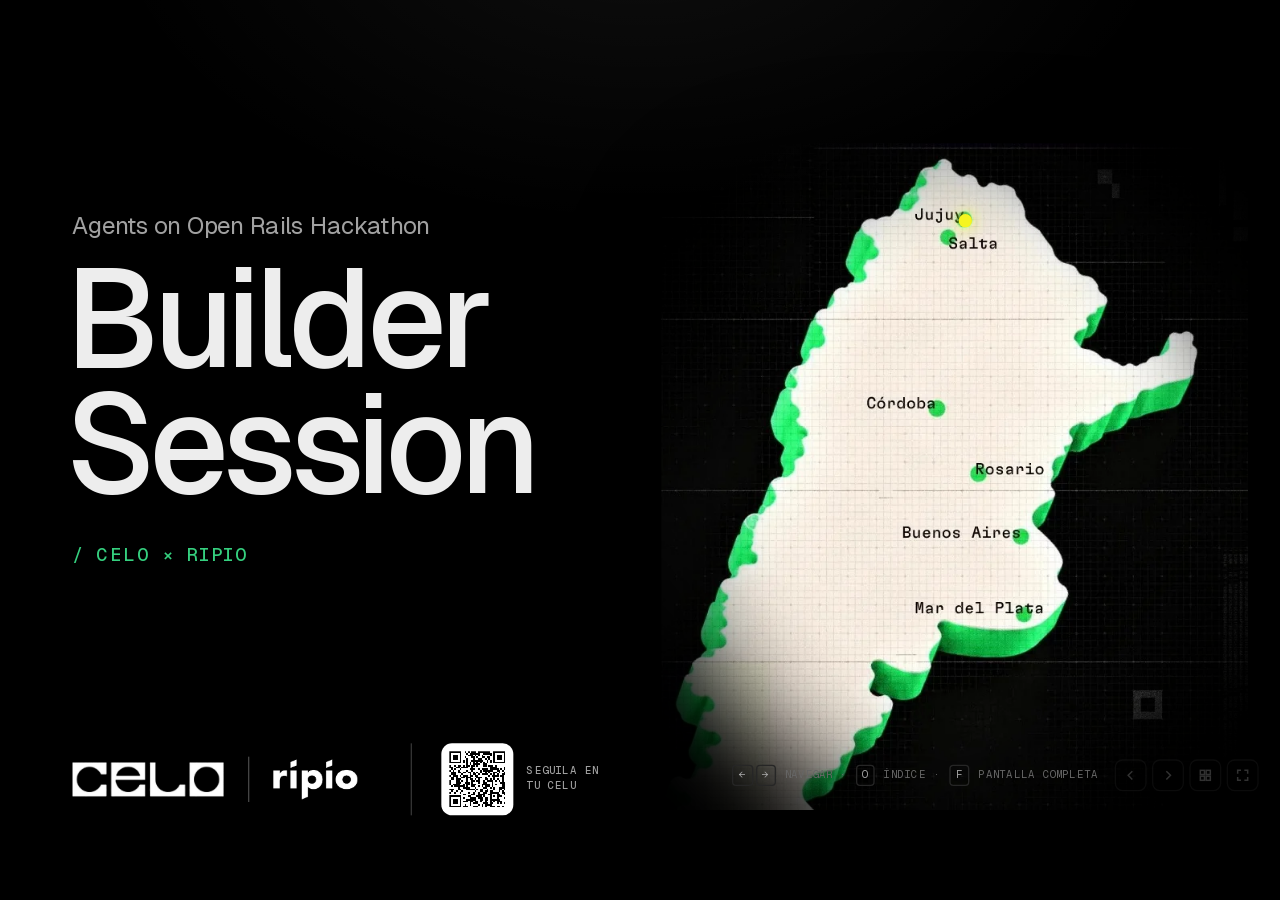
<file: index.html>
<!doctype html>
<html lang="es">
<head>
<meta charset="utf-8">
<meta name="viewport" content="width=device-width, initial-scale=1, viewport-fit=cover">
<title>Builder Session Jujuy · Agents on Open Rails</title>
<meta name="description" content="Builder Session Jujuy · Agents on Open Rails Hackathon (Celo × Ripio) · sábado 17/10, 18:00">
<meta name="theme-color" content="#000000">
<link rel="icon" href="data:image/svg+xml,<svg xmlns='http://www.w3.org/2000/svg' viewBox='0 0 16 16'><rect width='16' height='16' fill='%23000'/><rect x='4' y='4' width='8' height='8' fill='%2335d07f'/></svg>">
<link rel="preload" href="fonts/Geist-Variable.woff2" as="font" type="font/woff2" crossorigin>
<link rel="preload" href="fonts/GeistMono-Variable.woff2" as="font" type="font/woff2" crossorigin>
<link rel="stylesheet" href="deck.css?v=14">
</head>
<body>
<div class="viewport" id="viewport">
<main class="stage" id="stage" data-cover="true">

  <header class="chrome">
    <div class="brand"><i></i>Agents on Open Rails · Builder Session Jujuy</div>
    <nav class="progress" id="progress" aria-label="Secciones"></nav>
    <div class="counter" id="counter"><b>01</b> / 21</div>
  </header>

  <!-- 01 · Portada -->
  <section class="slide s-cover" data-section="0" data-title="Builder Session">
    <div class="cover-left">
      <p class="eyebrow serif" data-in>Agents on Open Rails Hackathon</p>
      <h1 class="big" data-in><span>Builder</span><span>Session</span></h1>
      <p class="duo" data-in>/ CELO × RIPIO</p>
      <dl class="frag meta" data-in>
        <div><dt>FECHA:</dt><dd>sábado 17/10 · 18:00</dd></div>
        <div><dt>SEDE:</dt><dd>Jujuy, Argentina</dd></div>
        <div><dt>HOST:</dt><dd>Franco Durán · jujuy.dev</dd></div>
      </dl>
      <div class="logos" data-in>
        <img src="assets/logo-celo.png" alt="Celo" class="l-celo">
        <span class="sep"></span>
        <img src="assets/logo-ripio.png" alt="Ripio" class="l-ripio">
        <a class="qr-mini" data-qr="deck" href="#" target="_blank" rel="noopener"><span class="qr"></span><span class="lbl">Seguila en<br>tu celu</span></a>
      </div>
    </div>
    <div class="map cover-map" aria-hidden="true">
      <img src="assets/mapa.webp" alt="">
      <i class="pin me" style="left:51.8%;top:11.5%"></i>
      <i class="pin" style="left:48.6%;top:13.9%;--d:.4s"></i>
      <i class="pin" style="left:47.2%;top:39.8%;--d:.8s"></i>
      <i class="pin" style="left:53.9%;top:49.7%;--d:1.2s"></i>
      <i class="pin" style="left:61.5%;top:59.2%;--d:1.6s"></i>
      <i class="pin" style="left:61.6%;top:70.6%;--d:2s"></i>
    </div>
  </section>

  <!-- 02 · Quién soy -->
  <section class="slide s-me" data-section="0" data-title="Quién soy">
    <div class="me-grid">
      <div class="me-photo" data-in><img src="assets/franco.jpg" alt="Franco Durán"></div>
      <div class="me-body">
        <p class="kicker" data-in><b>/ HOLA</b><span>·</span>Quién soy</p>
        <h1 data-in>Franco Durán</h1>
        <p class="lede-me" data-in>Desarrollador jujeño. Automatizo procesos con IA y construyo comunidad.</p>
        <div class="steps me-list">
          <div class="frag step static"><span class="step-logo"><i class="ico-bank"></i></span><span><b>Automatización de procesos con IA</b> en bancos comerciales.</span></div>
          <div class="frag step static"><span class="step-logo"><i class="ico-ai"></i></span><span><b>Consultor de IA</b> en varias empresas.</span></div>
          <a class="frag step static" href="https://jujuy.dev.ar/" target="_blank" rel="noopener"><img class="step-logo" src="assets/mark-jujuydev.png" alt="jujuy.dev"><span><b>Fundador de jujuy.dev</b>, la comunidad de devs de Jujuy. <u>jujuy.dev.ar</u></span></a>
          <a class="frag step static" href="https://colejuy.vercel.app/" target="_blank" rel="noopener"><img class="step-logo" src="assets/logo-colejuy.png" alt="Cole Juy"><span><b>Creador de Cole Juy</b>, tracker de colectivos en vivo de San Salvador de Jujuy. <u>colejuy.vercel.app</u></span></a>
          <div class="frag step static"><span class="step-logo logos-mini"><img src="assets/logo-celo.png" alt="Celo"><img src="assets/logo-ripio.png" alt="Ripio"></span><span><b>Host de esta Builder Session</b>, la sede Jujuy de Agents on Open Rails.</span></div>
        </div>
      </div>
      <div class="me-side">
        <a class="frag card qr-big" data-qr="comunidad" target="_blank" rel="noopener" data-in>
          <img class="qr-logo" src="assets/logo-jujuydev.png" alt="jujuy.dev">
          <span class="qr"></span>
          <p class="lbl">Escaneá y sumate</p>
          <h3>Comunidad jujuy.dev</h3>
          <p>Grupo de WhatsApp de los devs de Jujuy.</p>
        </a>
      </div>
      <div class="frag socials" data-in>
        <a class="social" data-qr="instagram" target="_blank" rel="noopener"><span class="qr"></span><span class="lbl">Instagram<br>@fdurandev</span></a>
        <a class="social" data-qr="x" target="_blank" rel="noopener"><span class="qr"></span><span class="lbl">X<br>@fdurandev</span></a>
        <a class="social" data-qr="github" target="_blank" rel="noopener"><span class="qr"></span><span class="lbl">GitHub<br>FrancoDuran23</span></a>
        <a class="social" data-qr="colejuy" target="_blank" rel="noopener"><span class="qr"></span><span class="lbl">Cole Juy<br>colejuy.vercel.app</span></a>
      </div>
    </div>
  </section>

  <!-- 03 · La web -->
  <section class="slide s-web" data-section="1" data-title="Web1, Web2, Web3 y Web4">
    <p class="kicker" data-in><b>/ 01 INTRO</b><span>·</span>La web</p>
    <h1 data-in>Web1, Web2, Web3 y Web4</h1>
    <div class="row webs" data-pick>
      <article class="frag card web tap" data-in><i class="bar" style="--w:25"></i><h3>Web1</h3><p class="lbl">Leer</p><p>Páginas estáticas: solo las mirás. Años 90.</p></article>
      <article class="frag card web tap" data-in><i class="bar" style="--w:50"></i><h3>Web2</h3><p class="lbl">Leer y escribir</p><p>Redes sociales y apps: las plataformas controlan tus datos y tu plata.</p></article>
      <article class="frag card web tap" data-in><i class="bar" style="--w:75"></i><h3>Web3</h3><p class="lbl">Leer, escribir y poseer</p><p>Blockchain: vos tenés tu cuenta (wallet) y tus activos, sin intermediarios.</p></article>
      <article class="frag card web tap" data-in><i class="bar" style="--w:100"></i><h3>Web4</h3><p class="lbl">La web simbiótica</p><p>Personas y agentes de IA trabajando juntos: los agentes actúan, pagan y cobran solos. De eso trata esta hackathon.</p></article>
    </div>
    <p class="frag foot" data-in><b>Web1-3 son etiquetas simplificadas;</b> Web4 no tiene una definición oficial única.</p>
  </section>

  <!-- 03 · Tecnologías -->
  <section class="slide s-tech" data-section="1" data-title="Tecnologías de la Web3">
    <p class="kicker" data-in><b>/ 01 INTRO</b><span>·</span>Tecnologías</p>
    <h1 data-in>Tecnologías de la Web3</h1>
    <div class="row techs" data-pick>
      <article class="frag card tech tap" data-in><p class="lbl">Entre pares</p><h3><em>01</em>Redes P2P</h3><p>Las computadoras se conectan directo entre sí, sin un servidor central. Ejemplos: BitTorrent, IPFS.</p></article>
      <article class="frag card tech tap" data-in><p class="lbl">Lo que vamos a usar hoy</p><h3><em>02</em>Blockchain</h3><p>Un libro de cuentas público, compartido por muchas computadoras. Permite wallets, tokens y contratos inteligentes.</p></article>
      <article class="frag card tech tap" data-in><p class="lbl">Corren en tu compu</p><h3><em>03</em>Modelos de IA locales</h3><p>Modelos de IA que corrés en tu propia compu o celular, sin depender de la nube. Ejemplo: QVAC, de Tether (código abierto).</p><small>Se mezcla con Web3, pero no es Web3</small></article>
    </div>
    <p class="frag foot" data-in><b>Se pueden combinar:</b> la blockchain guarda el registro, el P2P distribuye los datos y la IA local corre en tu dispositivo.</p>
  </section>

  <!-- 04 · Blockchain -->
  <section class="slide s-chain" data-section="1" data-title="¿Qué es una blockchain?">
    <div class="cols">
      <div>
        <p class="kicker" data-in><b>/ 01 INTRO</b><span>·</span>Blockchain</p>
        <h1 data-in>¿Qué es una blockchain?</h1>
        <p class="lede serif" data-in>Un libro de cuentas público</p>
        <ul class="frag bullets" data-in>
          <li>Nadie lo controla solo.</li>
          <li>Lo que se escribe no se puede borrar ni falsificar.</li>
          <li>Cualquiera lo puede revisar.</li>
        </ul>
        <p class="frag code-box" data-in><b>onchain</b> = anotado en la blockchain.</p>
      </div>
      <div class="frag ledger" id="ledger" data-in data-action="chainIntro">
        <div class="ledger-head"><span class="lbl">Probalo: falsificá un bloque</span><button class="pill" data-reset>Reiniciar</button></div>
        <div class="blocks"></div>
        <p class="ledger-foot">Cada bloque guarda la huella (hash) del anterior. Editá un movimiento y mirá qué pasa.</p>
      </div>
      <i class="frag" data-action="tamper" hidden></i>
    </div>
  </section>

  <!-- 05 · Conceptos -->
  <section class="slide s-concepts" data-section="1" data-title="¿Cómo funciona?">
    <p class="kicker" data-in><b>/ 01 INTRO</b><span>·</span>Conceptos</p>
    <h1 data-in>¿Cómo funciona?</h1>
    <div class="row concepts">
      <article class="frag card concept" data-in>
        <p class="lbl"><b>01</b>Tu cuenta</p>
        <p class="word serif">Wallet</p>
        <p class="sub">Con clave privada</p>
        <p>Tu clave privada es solo tuya: nunca se comparte.</p>
        <div class="widget key" id="pk"><code>•••• •••• •••• •••• ••••</code><button>Mostrar</button></div>
      </article>
      <article class="frag card concept" data-in>
        <p class="lbl"><b>02</b>Plata digital</p>
        <p class="word serif">Stablecoin</p>
        <p class="sub">Un tipo de token</p>
        <p>Ejemplo: wARS es un peso argentino digital.</p>
        <label class="widget peg">ARS <input id="ars" type="number" min="0" value="10000" aria-label="Pesos"> = <output id="wars">10.000</output> wARS</label>
      </article>
      <article class="frag card concept" data-in data-action="gasSweep">
        <p class="lbl"><b>03</b>Cada movimiento</p>
        <p class="word serif">Gas</p>
        <p class="sub">El costo de cada movimiento</p>
        <p>Cada movimiento es una transacción y cuesta una fracción mínima: el gas.</p>
        <div class="widget">
          <input class="range" id="gasn" type="range" min="1" max="1000" value="100" aria-label="Transacciones">
          <div class="gasline"><span><output id="gasn-o">100</output> transacciones</span><span>≈ US$ <output id="gasn-r">0,05</output></span></div>
        </div>
      </article>
    </div>
  </section>

  <!-- 06 · Para qué sirve -->
  <section class="slide s-why" data-section="1" data-title="¿Para qué sirve la Web3?">
    <div class="head-row">
      <div>
        <p class="kicker" data-in><b>/ 01 INTRO</b><span>·</span>Ventajas</p>
        <h1 data-in>¿Para qué sirve la Web3?</h1>
      </div>
      <div class="vs" data-in>
        <button class="pill" data-vs="web2">Con un banco / app</button>
        <button class="pill on" data-vs="web3">Con Web3</button>
      </div>
    </div>
    <div class="row perks">
      <article class="frag card perk" data-in><p class="lbl"><b>01</b>Propiedad</p><h3>Tu plata es tuya</h3><p data-web2>El banco o la app te puede congelar la cuenta o limitar lo que hacés.</p><p data-web3>Con tu wallet, nadie más puede mover tus fondos. Ni siquiera la app que usás.</p></article>
      <article class="frag card perk" data-in><p class="lbl"><b>02</b>Pagos globales</p><h3>Al instante, a cualquier lado</h3><p data-web2>Mandar plata a otro país tarda días y cobra comisiones en cada paso.</p><p data-web3>Mandás a cualquier parte del mundo en segundos, 24/7, por centavos.</p></article>
      <article class="frag card perk" data-in><p class="lbl"><b>03</b>Abierto</p><h3>Sin pedir permiso</h3><p data-web2>Necesitás que un banco te acepte como cliente, y no todos pueden.</p><p data-web3>Solo necesitás internet y una wallet. Funciona igual para todos.</p></article>
      <article class="frag card perk" data-in><p class="lbl"><b>04</b>Transparente</p><h3>Se puede verificar</h3><p data-web2>Confiás en lo que te dice la empresa sobre tu saldo y tus movimientos.</p><p data-web3>Cada movimiento queda registrado en público: cualquiera lo puede revisar.</p></article>
      <article class="frag card perk" data-in><p class="lbl"><b>05</b>Programable</p><h3>Plata con reglas</h3><p data-web2>Cada pago depende de que una persona o un sistema cerrado lo apruebe.</p><p data-web3>Contratos inteligentes: reglas que se ejecutan solas, sin intermediario. Ideal para agentes.</p></article>
      <article class="frag card perk" data-in><p class="lbl"><b>06</b>Combinable</p><h3>Piezas de Lego</h3><p data-web2>Cada app es un jardín cerrado, con sus propias reglas y permisos.</p><p data-web3>Cualquier app puede usar wallets, tokens y contratos de otras. Construís sobre lo que ya existe.</p></article>
    </div>
    <i class="frag" data-action="web3flip" hidden></i>
    <p class="frag foot" data-in><b>Ojo:</b> no todo necesita blockchain. Sirve cuando querés mover plata o guardar registros sin depender de un intermediario.</p>
  </section>

  <!-- 07 · Por qué ahora -->
  <section class="slide s-now" data-section="1" data-title="¿Por qué se habla tanto ahora?">
    <p class="kicker" data-in><b>/ 01 INTRO</b><span>·</span>Contexto</p>
    <h1 data-in>¿Por qué se habla tanto ahora?</h1>
    <div class="cols">
      <div class="reasons" id="reasons" data-in>
        <article class="frag reason" data-action="openReason"><button class="r-head"><em>01</em><span>Las stablecoins se volvieron plata de verdad</span><i class="chev"></i></button><div class="r-body"><p>Dólares y pesos digitales que no suben y bajan como bitcoin. Hoy se usan para pagar, ahorrar y mandar remesas. Solo en Celo se mueven <b>USD 6.200M por mes</b> en stablecoins.</p></div></article>
        <article class="frag reason" data-action="openReason"><button class="r-head"><em>02</em><span>Llegaron las reglas</span><i class="chev"></i></button><div class="r-body"><p>Estados Unidos aprobó en 2025 la <b>ley GENIUS</b> para regular las stablecoins, y Europa ya tiene <b>MiCA</b>. Con reglas claras, bancos y fintechs se animan a entrar.</p></div></article>
        <article class="frag reason" data-action="openReason"><button class="r-head"><em>03</em><span>Los grandes se subieron</span><i class="chev"></i></button><div class="r-body"><p><b>Stripe, Visa, Mastercard y PayPal</b> ya mueven o emiten stablecoins. Acá, <b>Ripio</b> emite monedas locales digitales: wARS, wBRL, wMXN…</p></div></article>
        <article class="frag reason" data-action="openReason"><button class="r-head"><em>04</em><span>Los agentes de IA necesitan una billetera</span><i class="chev"></i></button><div class="r-body"><p>Un agente no puede abrir una cuenta en un banco, pero sí tener una wallet: <b>cobrar, pagar y liquidar solo</b>, a cualquier hora y por centavos. <b>x402</b> (pagos por HTTP) y <b>ERC-8004</b> (identidad de agentes) lo hacen posible.</p></div></article>
      </div>
      <aside class="frag card latam" data-in>
        <p class="lbl">Y en LatAm</p>
        <p class="serif">No es el futuro: <span>sirve hoy.</span></p>
        <p>Inflación, cepo, remesas caras y millones de personas fuera del sistema bancario. Una stablecoin en tu moneda, en el celular, resuelve problemas reales.</p>
      </aside>
    </div>
  </section>

  <!-- 08 · Celo -->
  <section class="slide s-celo" data-section="2" data-title="¿Y Celo?">
    <div class="head-row">
      <div>
        <p class="kicker" data-in><b>/ 02 CELO</b><span>·</span>La red</p>
        <h1 data-in>¿Y Celo?</h1>
      </div>
      <img class="logo-top" src="assets/logo-celo.png" alt="Celo" data-in>
    </div>
    <div class="facts">
      <div class="frag fact" data-in><span class="serif">L2</span><p><b>Capa 2 de Ethereum (desde el 26/03/2025, con OP Stack):</b> procesa los pagos rápido y barato, y se apoya en Ethereum para la seguridad.</p></div>
      <div class="frag fact" data-in><span class="serif">~1 s <i class="tick"></i></span><p><b>Bloques de ~1 segundo:</b> un bloque nuevo cada segundo, aprox.</p></div>
      <div class="frag fact" data-in><span class="serif">Gas</span><p><b>Gas promedio $0.0005:</b> se puede pagar en USD₮, USDC o USDm.</p></div>
      <div class="frag fact" data-in><span class="serif">wFIAT</span><p><b>Monedas locales de Ripio:</b> wARS, wBRL, wMXN... La «w» es de «wrapped»: 1:1 con la moneda real. No son moneda de curso legal.</p></div>
    </div>
    <div class="frag stats-row" data-in>
      <div><b>20M+</b><span>Wallets de MiniPay</span></div>
      <div><b>$6.2B</b><span>Volumen mensual en stablecoins</span></div>
      <div><b>450K+</b><span>Usuarios activos por día</span></div>
    </div>
  </section>

  <!-- 09 · Números -->
  <section class="slide s-nums" data-section="2" data-title="Celo en números">
    <p class="kicker" data-in><b>/ 02 CELO</b><span>·</span>En números</p>
    <h1 data-in>Celo: la blockchain hecha para finanzas reales</h1>
    <div class="cols">
      <div class="nums">
        <div class="num" data-in><p class="serif"><span data-count="20" data-suffix="M+">20M+</span></p><p class="lbl">Wallets MiniPay</p></div>
        <div class="num" data-in><p class="serif">USD <span data-count="6200" data-suffix="M">6.200M</span></p><p class="lbl">De volumen mensual en stablecoins</p></div>
        <div class="num" data-in><p class="serif"><span data-count="450" data-suffix="K+">450K+</span></p><p class="lbl">Usuarios activos por día</p></div>
        <div class="num" data-in><p class="serif"><span data-count="32">32</span></p><p class="lbl">Stablecoins globales</p></div>
      </div>
      <aside class="frag card calc" data-in data-action="calcSweep">
        <p class="lbl">Calculadora de gas</p>
        <p class="q">Si tu agente hace…</p>
        <p class="tx serif"><output id="calc-n">1.000</output><small>tx / mes</small></p>
        <input class="range" id="calc" type="range" min="0" max="100" value="40" aria-label="Transacciones por mes">
        <div class="res"><span class="lbl">Gas estimado</span><b class="serif">US$ <output id="calc-r">0,50</output></b></div>
        <p class="fine">Con el gas promedio de $0.0005 por transacción. El costo real varía.</p>
      </aside>
    </div>
    <p class="frag foot" data-in>L2 de Ethereum · bloques de 1 s · gas promedio $0.0005, pagable en USD₮, USDC o USDm</p>
  </section>

  <!-- 10 · Hackathon -->
  <section class="slide s-hack" data-section="3" data-title="Agentes que cobran, pagan y liquidan">
    <div class="cols">
      <div>
        <p class="kicker" data-in><b>/ 03 HACKATHON</b><span>·</span>Agents on Open Rails</p>
        <h1 data-in>Agentes que cobran, pagan y liquidan con plata real</h1>
        <dl class="frag meta" data-in>
          <div><dt>ENTREGA:</dt><dd>del 6/10 al lunes 9/11, 06:00 (hora ARG)</dd></div>
          <div><dt>DÓNDE:</dt><dd>online, en Loops House · Celo mainnet</dd></div>
          <div><dt>GANADORES:</dt><dd>viernes 13/11</dd></div>
        </dl>
        <p class="frag any" data-in><span class="slash">/</span><b>Cualquier framework de agentes;</b> podés anotarte en más de un track</p>
        <div class="frag prize" data-in>
          <div><p class="lbl">En premios</p><p class="serif">USD 5.000</p></div>
          <p>en $CELO, repartidos en 4 tracks</p>
        </div>
      </div>
      <div class="side" data-in>
        <div class="cover-img"><img src="assets/hackathon.jpg" alt="Agents on Open Rails Hackathon"></div>
        <div class="tracks-bar"><i style="--c:var(--green)"></i><i style="--c:var(--purple)"></i><i style="--c:var(--lavender)"></i><i style="--c:var(--orange)"></i></div>
        <div class="cd-row"><span class="lbl">Cierre en</span><span class="lbl dim">lun 9/11 · 06:00 ART</span></div>
        <div class="countdown" data-countdown></div>
      </div>
    </div>
  </section>

  <!-- 11 · wFIAT -->
  <section class="slide s-fiat" data-section="4" data-title="Stablecoins locales">
    <div class="cols">
      <div>
        <p class="kicker" data-in><b>/ 04 TRACKS</b><span>·</span>Track 1: Stable Agents: LatAm</p>
        <h1 data-in>Las stablecoins locales son la última milla para los agentes onchain</h1>
        <p class="note" data-in>En LatAm mover plata casi siempre implica pasar por el dólar, con comisiones en cada paso.</p>
        <div class="frag card route" id="route" data-in data-action="routeHoy">
          <div class="tabs"><button class="pill on" data-mode="hoy">Hoy</button><button class="pill" data-mode="onchain">Con wFIAT</button></div>
          <div class="path"></div>
          <p class="cap"></p>
        </div>
        <i class="frag" data-action="routeOnchain" hidden></i>
        <p class="frag where" data-in><span class="slash">/</span>En Celo mainnet · misma dirección en otras EVM</p>
      </div>
      <div>
        <div class="frag fiats" data-in>
          <div class="card fiat tap"><b>wARS</b><span>Argentina · peso</span></div>
          <div class="card fiat tap"><b>wBRL</b><span>Brasil · real</span></div>
          <div class="card fiat tap"><b>wMXN</b><span>México · peso</span></div>
          <div class="card fiat tap"><b>wCOP</b><span>Colombia · peso</span></div>
          <div class="card fiat tap"><b>wCLP</b><span>Chile · peso</span></div>
          <div class="card fiat tap"><b>wPEN</b><span>Perú · sol</span></div>
        </div>
        <p class="lbl under" data-in>wFIAT de Ripio</p>
      </div>
    </div>
  </section>

  <!-- 12 · Tracks -->
  <section class="slide s-tracks" data-section="4" data-title="4 tracks, US$5.000 en $CELO">
    <p class="kicker" data-in><b>/ 04 TRACKS</b><span>·</span>4 formas de ganar</p>
    <h1 data-in>4 tracks, US$5.000 en $CELO</h1>
    <div class="split" data-in>
      <button style="--f:2;--c:var(--green)" data-t="0">T1 · $2.000</button>
      <button style="--f:1;--c:var(--purple)" data-t="1">T2A · $1.000</button>
      <button style="--f:1;--c:var(--lavender)" data-t="2">T2B · $1.000</button>
      <button style="--f:1;--c:var(--orange)" data-t="3">T3 · $1.000</button>
    </div>
    <div class="row tracks" id="tracks">
      <article class="frag card track tap" style="--c:var(--green)" data-in data-go=".s-latam" data-action="focusTrack">
        <div class="img"><img src="assets/track-1.jpg" alt="Track 1"></div>
        <div class="body"><p class="lbl">Track 1 · Ripio × Celo</p><h3>Stable Agents: LatAm</h3><p>Cobran, pagan, ahorran y liquidan en las stablecoins locales de Ripio</p><p class="amt">$1.500 · $500</p></div>
      </article>
      <article class="frag card track tap" style="--c:var(--purple)" data-in data-action="focusTrack">
        <div class="img"><img src="assets/track-2a.jpg" alt="Track 2A"></div>
        <div class="body"><p class="lbl">Track 2A · Textile</p><h3>Open Corridors: FX</h3><p>Cotizan y liquidan FX en Textile, un mercado de cambio onchain</p><p class="amt">$750 · $250</p></div>
      </article>
      <article class="frag card track tap" style="--c:var(--lavender)" data-in data-action="focusTrack">
        <div class="img"><img src="assets/track-2b.jpg" alt="Track 2B"></div>
        <div class="body"><p class="lbl">Track 2B · Celo x402</p><h3>Open Corridors: USA₮ con x402</h3><p>Usuarios reales que liquidan USA₮ con el facilitador x402 de Celo</p><p class="amt">$750 · $250</p></div>
      </article>
      <article class="frag card track tap" style="--c:var(--orange)" data-in data-action="focusTrack">
        <div class="img"><img src="assets/track-3.jpg" alt="Track 3"></div>
        <div class="body"><p class="lbl">Track 3 · buy</p><h3>Build with buy</h3><p>Productos que pagan por servicios que no son suyos: cómputo, browsers, datos, inferencia</p><p class="amt">$1.000<small>Entre 5 proyectos</small></p></div>
      </article>
      <i class="frag" data-action="focusNone" hidden></i>
    </div>
    <div class="frag fit-note" data-in>
      <span class="fit-badge">¿No encaja?</span>
      <p><b>Anotate en el track más parecido y explicalo en la entrega.</b> No te descalifican: prefieren ver un proyecto bueno antes que perderlo.</p>
    </div>
  </section>

  <!-- 13 · Track LatAm -->
  <section class="slide s-latam" data-section="4" data-title="Track LatAm">
    <div class="cols">
      <div>
        <p class="kicker" data-in><b>/ 04 TRACKS</b><span>·</span>Track 1 · Ripio × Celo</p>
        <h1 data-in>Track LatAm</h1>
        <div class="places" data-in>
          <div><p class="lbl">1er puesto</p><p class="serif">USD 1.500</p></div>
          <div><p class="lbl">2do puesto</p><p class="serif">USD 500</p></div>
        </div>
        <div class="steps" data-check="latam" data-in>
          <div class="frag step"><em>01</em><span>Corre en Celo mainnet y mueve wFIAT real de Ripio</span><i class="box"></i></div>
          <div class="frag step"><em>02</em><span>Tag de atribución en cada transacción: «una transacción sin tu tag nunca se puede contar después»</span><i class="box"></i></div>
          <div class="frag step"><em>03</em><span>El tag te lo da la skill de Loops House al registrarte</span><i class="box"></i></div>
          <div class="frag step"><em>04</em><span>Usuarios reales en LatAm y un camino claro para crecer después del hackathon</span><i class="box"></i></div>
        </div>
      </div>
      <div class="side" data-in>
        <div class="cover-img green"><img src="assets/track-1-ripio.jpg" alt="Track 1 · Stable Agents: LatAm with Ripio"></div>
        <div class="logos"><img src="assets/logo-celo.png" alt="Celo" class="l-celo"><span class="sep"></span><img src="assets/logo-ripio.png" alt="Ripio" class="l-ripio"></div>
      </div>
    </div>
  </section>

  <!-- 14 · Evaluación -->
  <section class="slide s-eval" data-section="4" data-title="Cómo te evalúan">
    <p class="kicker" data-in><b>/ 04 TRACKS</b><span>·</span>Track 1 · Cómo se evalúa</p>
    <h1 data-in>Cómo te evalúan</h1>
    <div class="cols">
      <div class="crits" id="crits" data-in>
        <div class="frag crit"><em>01</em><p><b>Funciona en mainnet con wFIAT real</b> (verificado por tu tag)</p><div class="rate"></div></div>
        <div class="frag crit"><em>02</em><p><b>Uso real de wFIAT y del stack Celo:</b> ERC-8004, x402, gas en stablecoins, MiniPay</p><div class="rate"></div></div>
        <div class="frag crit"><em>03</em><p><b>Autonomía:</b> el agente actúa solo y le ahorra tiempo o plata a alguien concreto</p><div class="rate"></div></div>
        <div class="frag crit"><em>04</em><p><b>UX</b> que alguien nuevo en cripto pueda usar, con montos en su moneda</p><div class="rate"></div></div>
        <div class="frag crit"><em>05</em><p><b>Impacto en LatAm:</b> una necesidad real y para quién es</p><div class="rate"></div></div>
      </div>
      <aside class="frag card score" data-in data-action="scoreDemo">
        <p class="serif">20% c/u</p>
        <p class="lbl">5 criterios, mismo peso</p>
        <div class="meter"><i id="meter"></i></div>
        <div class="you"><span class="lbl">Autoevaluación</span><b><output id="score">0</output>%</b></div>
        <p class="msg" id="score-msg">Puntuá tu proyecto de 1 a 5 en cada criterio.</p>
        <button class="pill" id="score-reset">Reiniciar</button>
      </aside>
    </div>
  </section>

  <!-- 15 · Reglas -->
  <section class="slide s-rules" data-section="3" data-title="Requisitos que te pueden dejar afuera">
    <p class="kicker" data-in><b>/ 03 HACKATHON</b><span>·</span>Reglas</p>
    <h1 data-in>Requisitos que te pueden dejar afuera</h1>
    <div class="row rules" data-check="rules">
      <article class="frag card rule" style="--c:var(--yellow)" data-in><div class="top"><p class="lbl">Mainnet</p><i class="box"></i></div><p><b>Solo cuenta lo que pasa en Celo mainnet.</b> Tener testnet en el repo está bien.</p></article>
      <article class="frag card rule" style="--c:var(--green)" data-in><div class="top"><p class="lbl">Tag · ERC-8021</p><i class="box"></i></div><p><b>Attribution tag ERC-8021 en el calldata de cada transacción,</b> en el cliente de la wallet (no en el contrato). Lo que mandes sin tag no se puede acreditar después.</p></article>
      <article class="frag card rule" style="--c:var(--green)" data-in><div class="top"><p class="lbl">ERC-8004</p><i class="box"></i></div><p><b>Obligatorio en todos los tracks:</b> tu agente registra su identidad desde su propia wallet antes del cierre.</p></article>
      <article class="frag card rule" style="--c:var(--yellow)" data-in><div class="top"><p class="lbl">Repo</p><i class="box"></i></div><p><b>Público en GitHub desde la inscripción</b> y accesible hasta el juzgamiento. Código escrito durante la hackathon.</p></article>
    </div>
    <p class="frag foot" data-in><b>Un premio por track por equipo.</b> Si tu relayer paga el gas, contalo en la entrega: no cuenta como aporte del builder.</p>
    <p class="dates" data-in><span>CIERRE:</span> <b>lunes 9/11, 06:00 ART</b><i>·</i><span>GANADORES:</span> <b>viernes 13/11</b><i>·</i><span class="ready" id="rules-ready"><b>0</b>/4 listos</span></p>
  </section>

  <!-- 16 · Ideas -->
  <section class="slide s-ideas" data-section="5" data-title="¿Qué agente podrías construir?">
    <p class="kicker" data-in><b>/ 05 CONSTRUIR</b><span>·</span>Ideas</p>
    <h1 data-in>¿Qué agente podrías construir?</h1>
    <div class="row ideas" id="ideas" data-pick>
      <article class="frag card idea tap" data-in><h4><em>01</em>Cobrador</h4><p>emite cobros en wARS, avisa por WhatsApp y concilia cuando entra el pago</p></article>
      <article class="frag card idea tap" data-in><h4><em>02</em>Remesas sin dólar</h4><p>manda wARS a Brasil y llega como wBRL, sin pasar por USD</p></article>
      <article class="frag card idea tap" data-in><h4><em>03</em>Ahorro automático</h4><p>separa un porcentaje de cada cobro apenas entra</p></article>
      <article class="frag card idea tap" data-in><h4><em>04</em>Pago a proveedores</h4><p>paga facturas recurrentes en la moneda de cada país, con tus límites</p></article>
      <article class="frag card idea tap" data-in><h4><em>05</em>Gastos compartidos</h4><p>divide los gastos de un viaje y liquida a cada uno en su moneda</p></article>
      <article class="frag card idea tap" data-in><h4><em>06</em>Comercio en el chat</h4><p>un bot de Telegram que vende y cobra en moneda local</p></article>
    </div>
    <div class="frag actions" data-in data-action="dice">
      <span class="btn">Podés anotarte en más de un track</span>
      <button class="btn ghost" id="dice">⚄ Elegí una al azar</button>
    </div>
  </section>

  <!-- 17 · Stack -->
  <section class="slide s-stack" data-section="5" data-title="Tu stack para arrancar">
    <p class="kicker" data-in><b>/ 05 CONSTRUIR</b><span>·</span>Stack</p>
    <h1 data-in>Tu stack para arrancar</h1>
    <div class="row stack">
      <article class="frag card tool" data-in><h3>Celopedia</h3><p class="src">skill oficial de Celo</p><p>Tu coding agent ya sabe construir en Celo.</p></article>
      <a class="frag card tool tap" href="https://eve.dev" target="_blank" rel="noopener" data-in><h3>eve de Vercel</h3><p class="src">eve.dev · Node 24+</p><p>Agentes como carpetas; se deploya en Vercel.</p><span class="go">Abrir ↗</span></a>
      <a class="frag card tool tap" href="https://ramp.ripio.com" target="_blank" rel="noopener" data-in><h3>Ripio Ramp</h3><p class="src">ramp.ripio.com</p><p>On/off-ramp en moneda local por URL, sin credenciales.</p><span class="go">Abrir ↗</span></a>
      <a class="frag card tool tap" href="https://bridge.ripio.com" target="_blank" rel="noopener" data-in><h3>Ripio Bridge</h3><p class="src">bridge.ripio.com</p><p>Mové wFIAT entre cadenas: usalo como dapp o integralo con /developers.</p><span class="go">Abrir ↗</span></a>
      <a class="frag card tool tap qr-tool" href="https://join.ripio.com/ref/francoagustin_d_23" target="_blank" rel="noopener" data-in><h3>Descargá Ripio</h3><p class="src">escaneá y registrate</p><span class="qr"><img src="assets/qr-ripio.svg" alt="QR para descargar Ripio" width="200" height="200"></span></a>
    </div>
    <p class="frag lbl mt" data-in>Para arrancar · clic para copiar</p>
    <div class="frag row cmds" data-in>
      <button class="cmd" data-copy="npx skills add celo-org/celopedia-skills"><span class="p">$</span><code>npx skills add celo-org/celopedia-skills</code><small>Celopedia</small></button>
      <button class="cmd" data-copy="npx eve@latest init mi-agente"><span class="p">$</span><code>npx eve@latest init mi-agente</code><small>eve · Node 24+</small></button>
    </div>
    <ul class="frag bullets small" data-in>
      <li><b>Verificá siempre</b>&nbsp;las direcciones oficiales de los tokens</li>
      <li><b>Contexto para tu coding agent:</b>&nbsp;eve.dev/llms.txt y docs.ripio.com/llms.txt</li>
      <li><b>Office hours:</b>&nbsp;jueves 9:00 (hora ARG)</li>
    </ul>
  </section>

  <!-- 18 · Prompt y skills -->
  <section class="slide s-prompt" data-section="5" data-title="Prompt y skills para arrancar">
    <p class="kicker" data-in><b>/ 05 CONSTRUIR</b><span>·</span>Tu coding agent</p>
    <h1 data-in>Prompt y skills para arrancar</h1>
    <div class="cols">
      <div>
        <p class="lbl mt" data-in>1 · Instalá las skills</p>
        <div class="row cmds one">
          <button class="frag cmd" data-in data-copy="npx skills add celo-org/celopedia-skills"><span class="p">$</span><code>npx skills add celo-org/celopedia-skills</code><small>Celopedia</small></button>
          <a class="frag cmd" data-in href="https://www.loops.house/agents-on-open-rails" target="_blank" rel="noopener"><span class="p">↗</span><code>loops.house/agents-on-open-rails</code><small>Skill del hackathon · tag</small></a>
        </div>
        <p class="lbl mt" data-in>2 · Dale contexto</p>
        <div class="row cmds one">
          <button class="frag cmd" data-in data-copy="https://docs.ripio.com/llms.txt"><span class="p">↗</span><code>docs.ripio.com/llms.txt</code><small>Ripio · wFIAT</small></button>
          <button class="frag cmd" data-in data-copy="https://eve.dev/llms.txt"><span class="p">↗</span><code>eve.dev/llms.txt</code><small>eve</small></button>
        </div>
        <ul class="frag bullets small" data-in>
          <li><span><b>Reemplazá</b> la idea y tu tag <code>celo_…</code> antes de pegarlo</span></li>
          <li><span><b>Verificá</b> las direcciones de los tokens: no las dejes inventar</span></li>
        </ul>
      </div>
      <div class="frag card prompt-card" data-in>
        <div class="prompt-head"><span class="lbl">3 · Pegale este prompt</span><button class="pill" id="copy-prompt">Copiar prompt</button></div>
        <pre id="starter-prompt">Vamos a construir un agente para el hackathon Agents on Open Rails (Celo × Ripio), Track 1: Stable Agents LatAm.

Idea: [describí en 2 líneas qué problema resuelve y para quién en LatAm].

Reglas que no se negocian:
- Solo Celo mainnet (chainId 42220, RPC https://forno.celo.org). Testnet solo para pruebas locales.
- Mueve wFIAT real de Ripio (wARS, wBRL, wMXN…). Verificá las direcciones oficiales de los tokens con la skill de Celopedia y docs.ripio.com/llms.txt; no las inventes.
- Cada transacción lleva el tag de atribución ERC-8021 [celo_XXXXXXXX] como sufijo del calldata, agregado en el cliente de la wallet (no en el contrato), con @celo/attribution-tags. Si falta, la transacción no se manda.
- El agente registra su identidad ERC-8004 desde su propia wallet antes del 9/11.
- El gas se paga en una stablecoin con fee abstraction de Celo.

Diseño:
- El LLM decide qué hacer; los límites (topes por pago, presupuesto diario, destinatarios permitidos) son código determinístico que el agente no puede cambiar.
- Montos siempre en la moneda local del usuario. UX para alguien que nunca usó cripto.
- Modo ensayo (dry-run) por defecto; pagos reales solo con una variable explícita.
- Claves en .env, nunca en el repo.

Empezá proponiendo la estructura del repo y el primer paso que mueva 1 wARS real con el tag, y escribí tests antes de tocar mainnet.</pre>
      </div>
    </div>
  </section>

  <!-- 19 · Sedes -->
  <section class="slide s-sedes" data-section="6" data-title="Builder Sessions · sábado 17/10">
    <div class="cols">
      <div>
        <p class="kicker" data-in><b>/ 06 CIERRE</b><span>·</span>Builder Sessions</p>
        <h1 data-in>Builder Sessions · sábado 17/10, 18:00</h1>
        <div class="frag card venue hot" data-in data-action="city0">
          <p class="lbl" id="venue-label">Tu sede</p>
          <div><h3 id="venue-city">Jujuy</h3><p id="venue-host">Franco Durán (jujuy.dev)</p></div>
        </div>
        <div class="frag card venue" data-in>
          <p class="lbl">Dudas</p>
          <div><h3>Telegram del hackathon</h3><p><a href="https://t.me/realworldagentshackathon" target="_blank" rel="noopener">t.me/realworldagentshackathon</a> — el equipo DevRel de Celo responde ahí</p></div>
        </div>
        <div class="frag cities" id="cities" data-in data-action="cityTour"></div>
        <p class="foot" data-in><b>Seis ciudades en simultáneo.</b> Tocá una ciudad para ver quién la organiza.</p>
      </div>
      <div class="map sedes-map" id="sedes-map" data-in><img src="assets/mapa.webp" alt="Mapa de Argentina con las seis sedes"></div>
    </div>
  </section>

  <!-- 19 · Cierre -->
  <section class="slide s-end" data-section="6" data-title="No procrastinen: son 5 semanas">
    <div class="end-qrs" data-in>
      <a class="card qr-big" data-qr="comunidad" target="_blank" rel="noopener"><img class="qr-logo" src="assets/logo-jujuydev.png" alt="jujuy.dev"><span class="qr"></span><p class="lbl">Comunidad jujuy.dev</p><p>Sumate al grupo de WhatsApp</p></a>
      <a class="card qr-med" data-qr="deck" target="_blank" rel="noopener"><span class="qr"></span><p class="lbl">Esta presentación</p><p>francoduran23.github.io/builder-session-jujuy</p></a>
    </div>
    <p class="kicker" data-in><b>/ 06 CIERRE</b><span>·</span>Manos a la obra</p>
    <h1 class="xl" data-in>No procrastinen:<br><span>son 5 semanas</span></h1>
    <div class="steps todo" data-check="todo" data-in>
      <div class="frag step"><em>01</em><span>Registrate en Loops House</span><i class="box"></i></div>
      <div class="frag step"><em>02</em><span>Instalá la skill del hackathon y obtené tu tag · <a class="inline" href="https://www.loops.house/agents-on-open-rails" target="_blank" rel="noopener">loops.house/agents-on-open-rails</a></span><i class="box"></i></div>
      <div class="frag step"><em>03</em><span>Sumate al Telegram</span><i class="box"></i></div>
      <div class="frag step"><em>04</em><span>Hacé tu primera transacción real con tu tag</span><i class="box"></i></div>
    </div>
    <div class="frag tail" data-in>
      <p class="dates"><span class="slash">/</span><span>CIERRE:</span> LUNES 9/11, 06:00 (HORA ARG)<br><span class="slash">/</span><span>GANADORES:</span> VIERNES 13/11</p>
      <div class="countdown" data-countdown></div>
    </div>
  </section>

  <!-- UI -->
  <div class="dock">
    <button id="prev" aria-label="Anterior"><svg viewBox="0 0 16 16"><path d="M10 3L5 8l5 5"/></svg></button>
    <button id="next" aria-label="Siguiente"><svg viewBox="0 0 16 16"><path d="M6 3l5 5-5 5"/></svg></button>
    <button id="grid" aria-label="Índice (O)"><svg viewBox="0 0 16 16"><rect x="2" y="2" width="5" height="5"/><rect x="9" y="2" width="5" height="5"/><rect x="2" y="9" width="5" height="5"/><rect x="9" y="9" width="5" height="5"/></svg></button>
    <button id="full" aria-label="Pantalla completa (F)"><svg viewBox="0 0 16 16"><path d="M2 6V2h4M10 2h4v4M14 10v4h-4M6 14H2v-4"/></svg></button>
  </div>
  <p class="hint" id="hint"><kbd>←</kbd><kbd>→</kbd> navegar · <kbd>O</kbd> índice · <kbd>F</kbd> pantalla completa</p>

  <div class="overview" id="overview" aria-hidden="true">
    <header><h2>Índice</h2><span class="lbl">Esc para cerrar</span></header>
    <div class="thumbs" id="thumbs"></div>
  </div>
  <div class="toast" id="toast"></div>
</main>
</div>
<script src="vendor/qrcode.js"></script>
<script src="links.js?v=9"></script>
<script src="deck.js?v=11"></script>
</body>
</html>
</file>
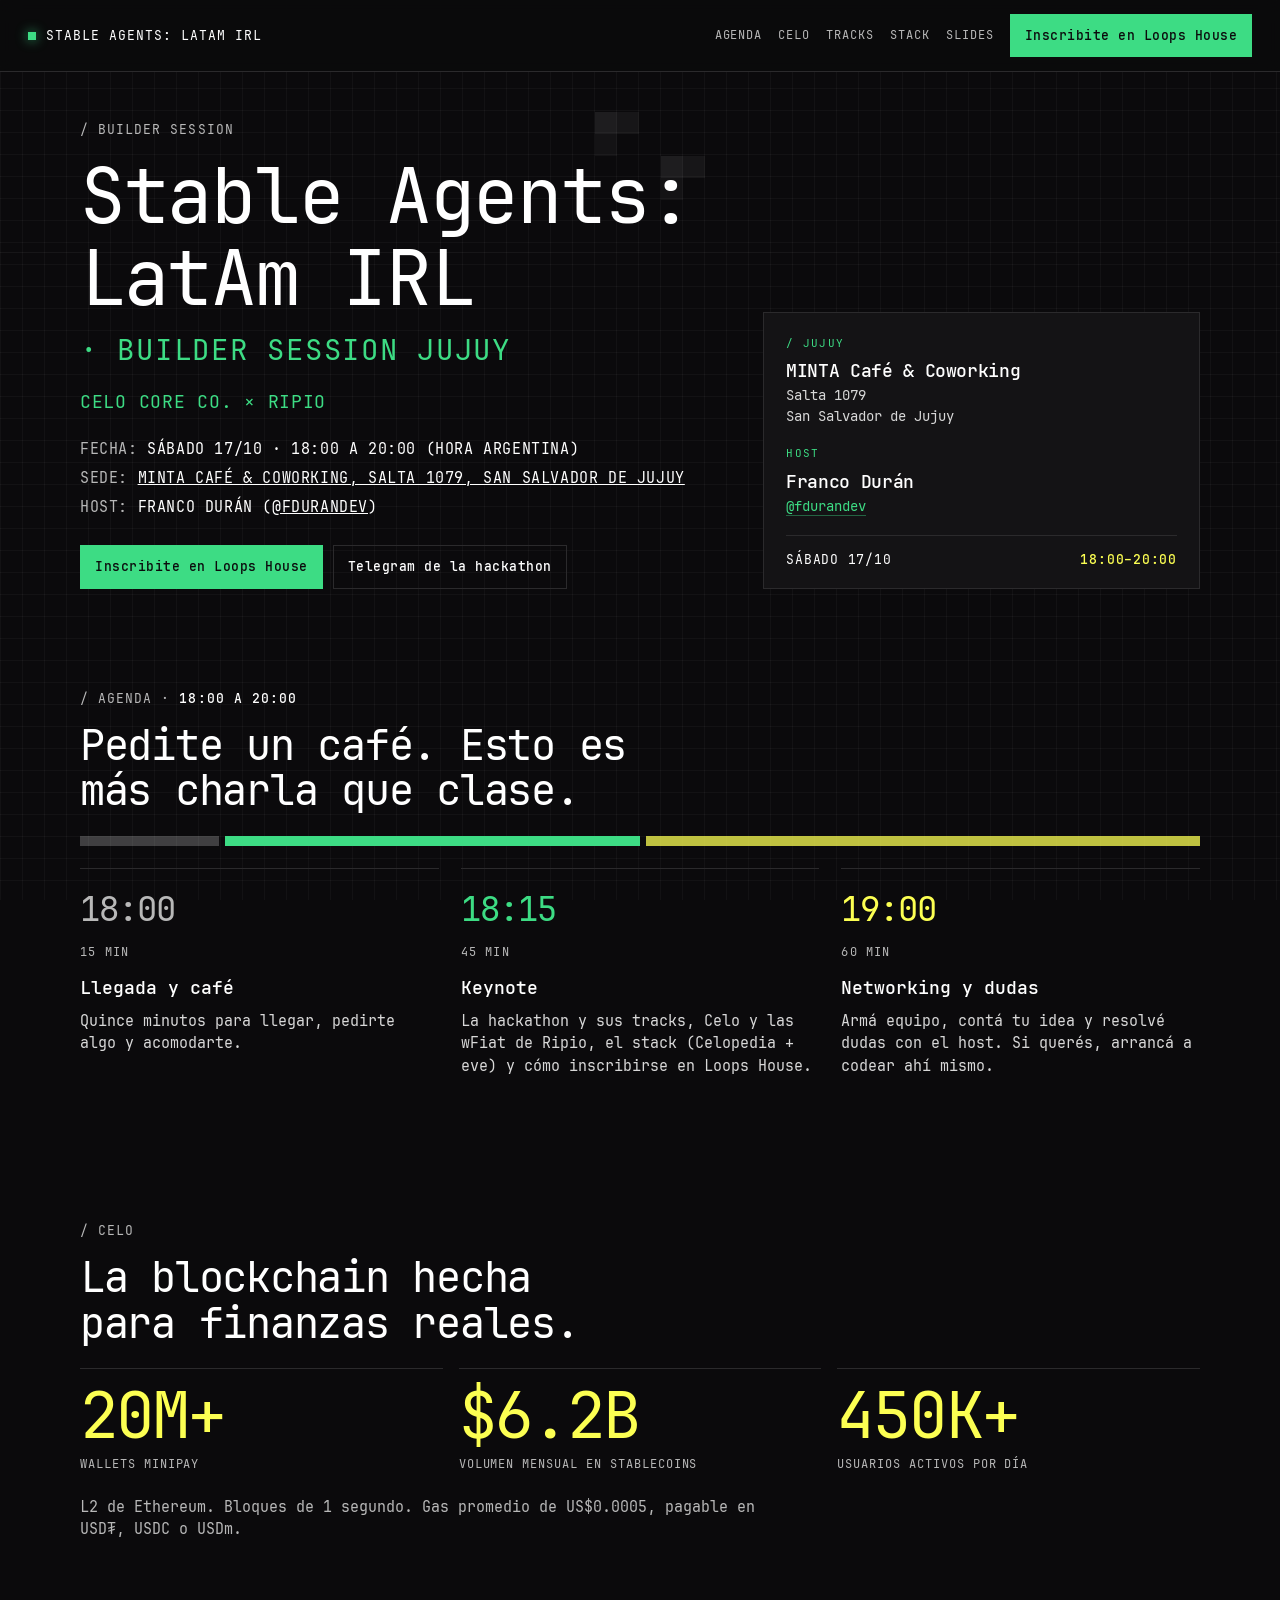
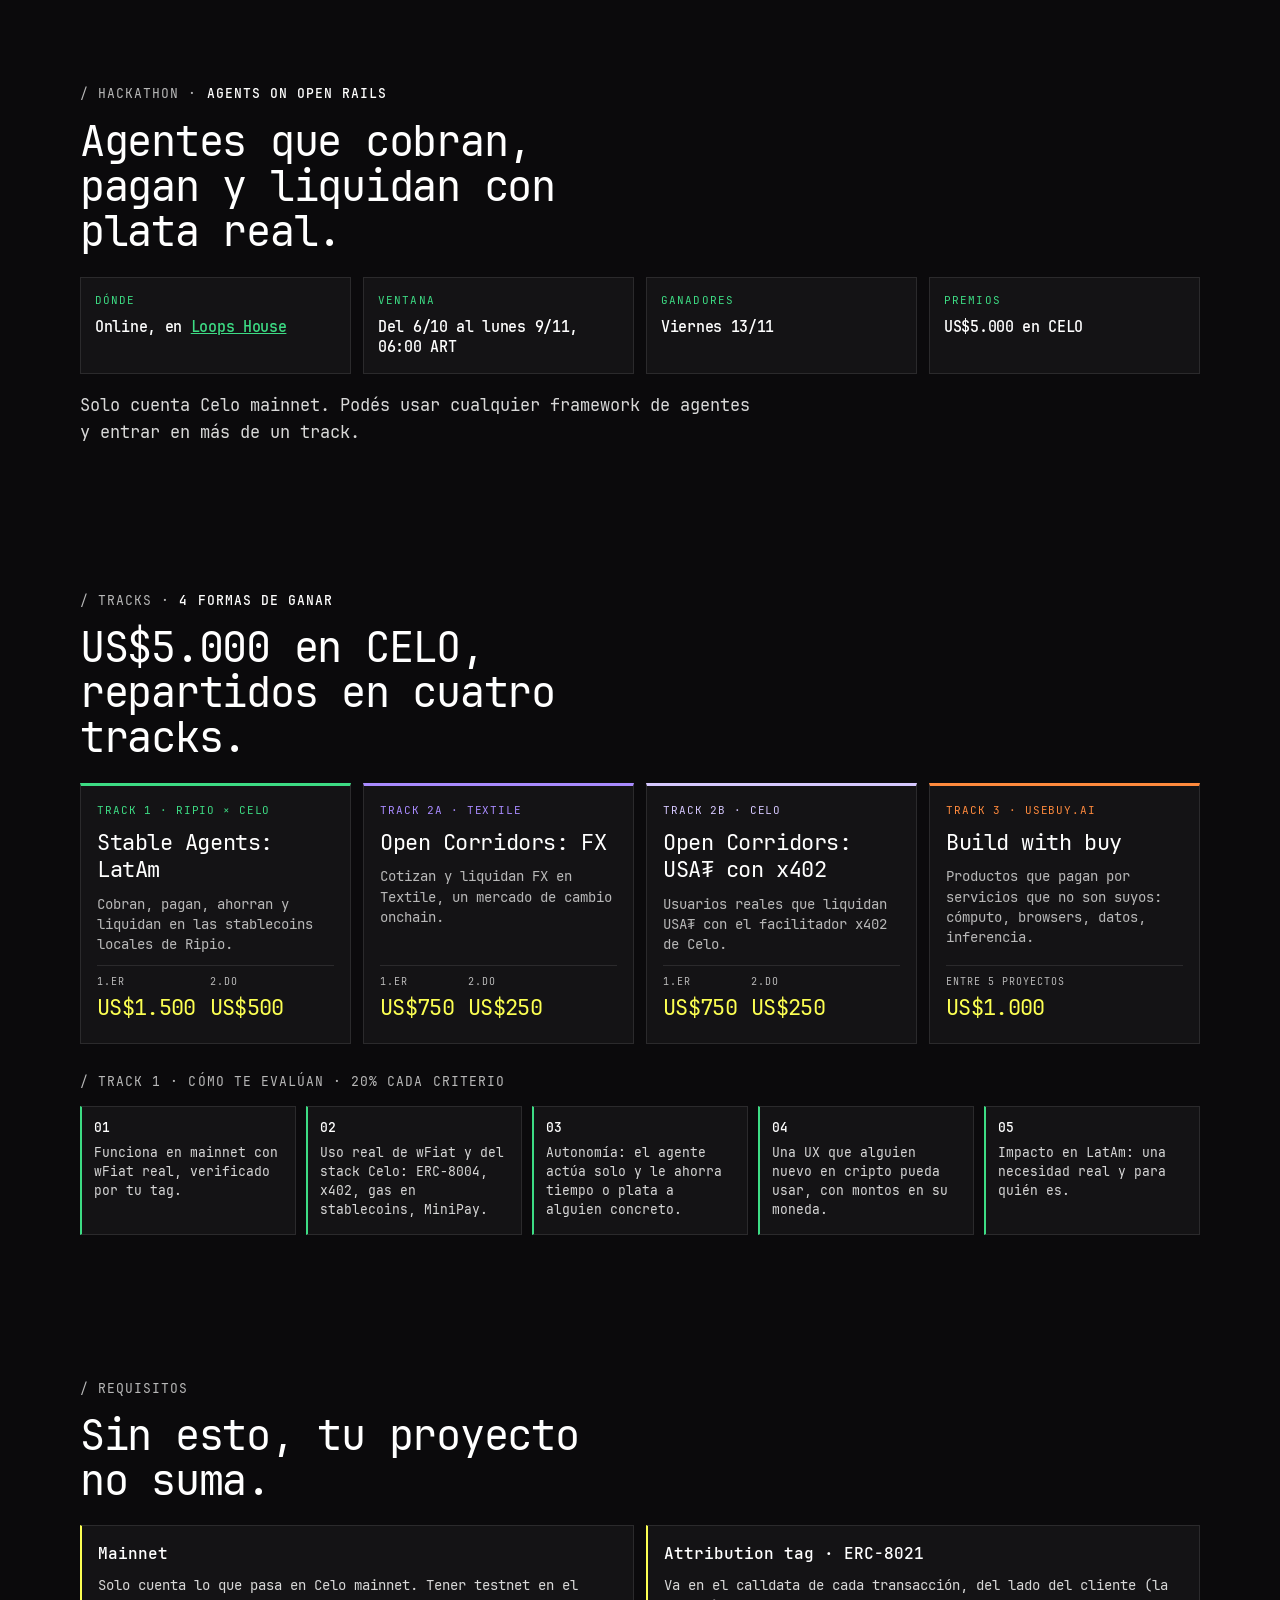
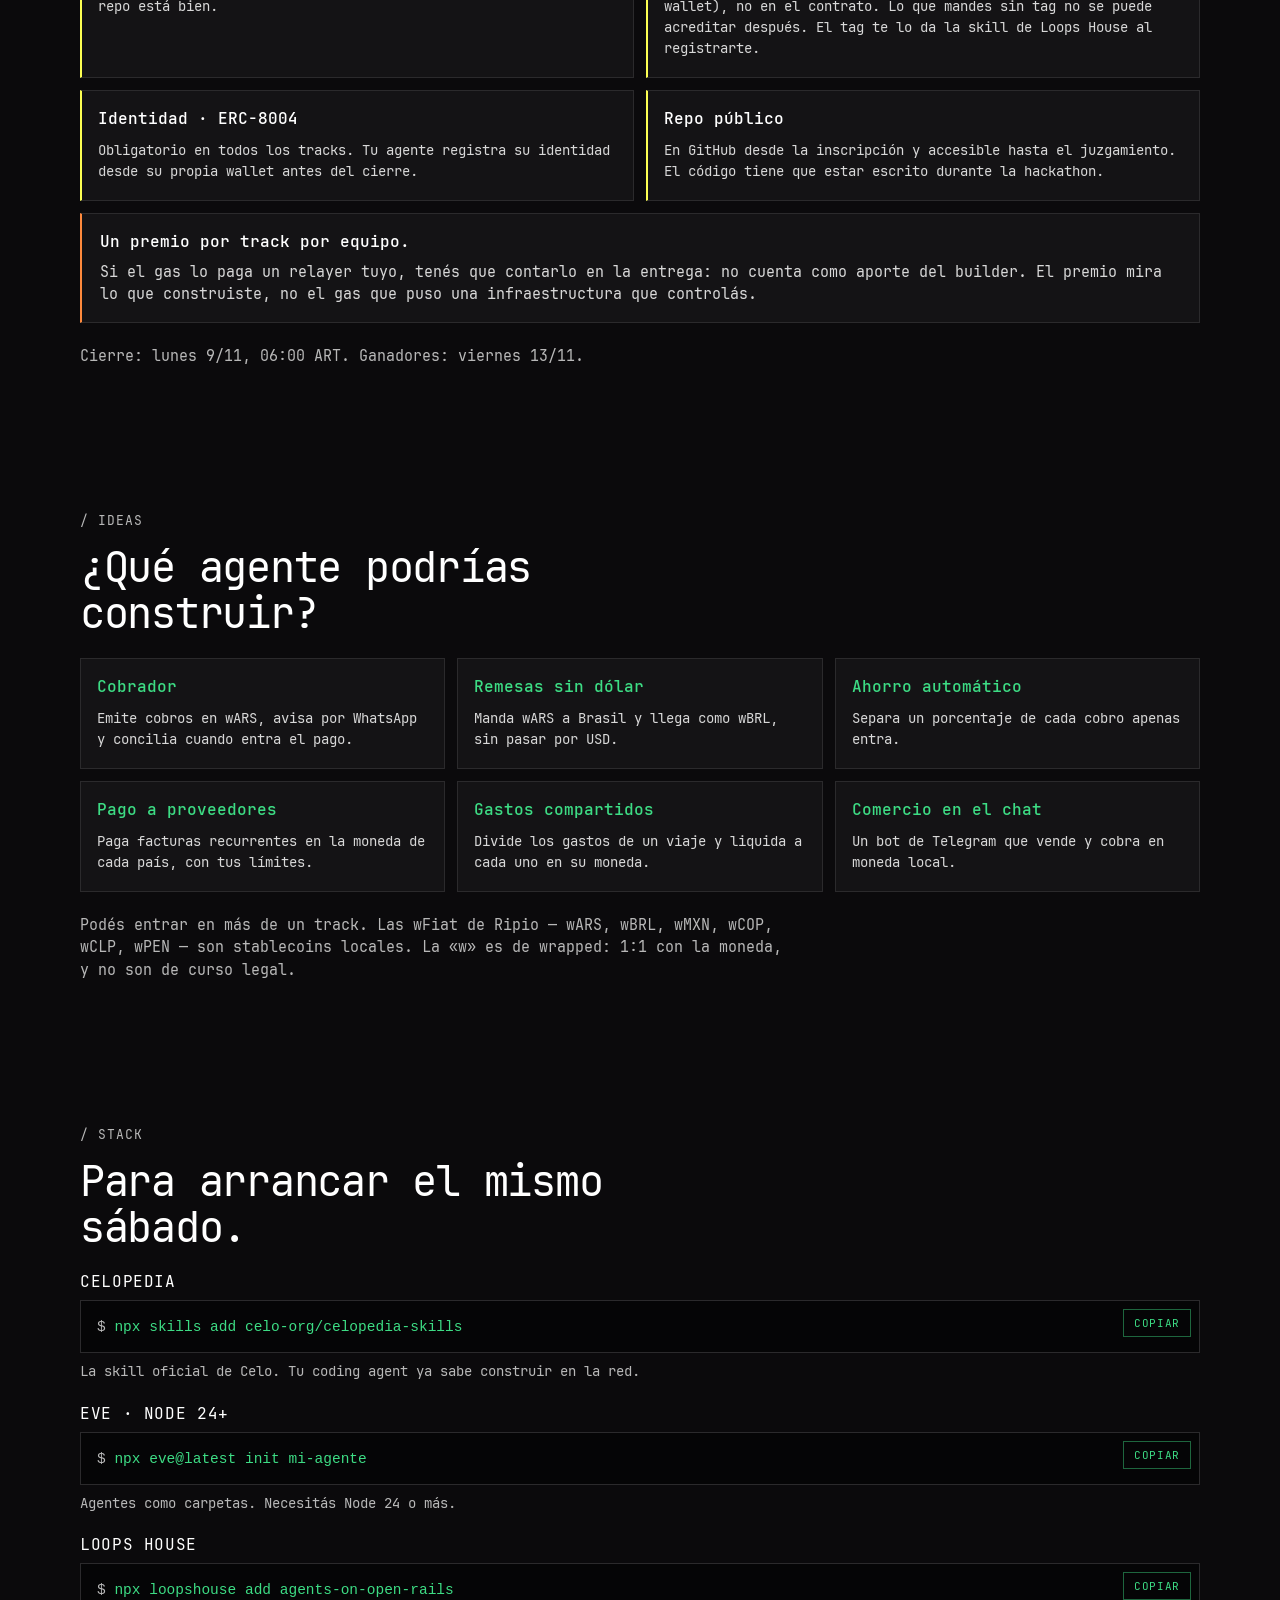
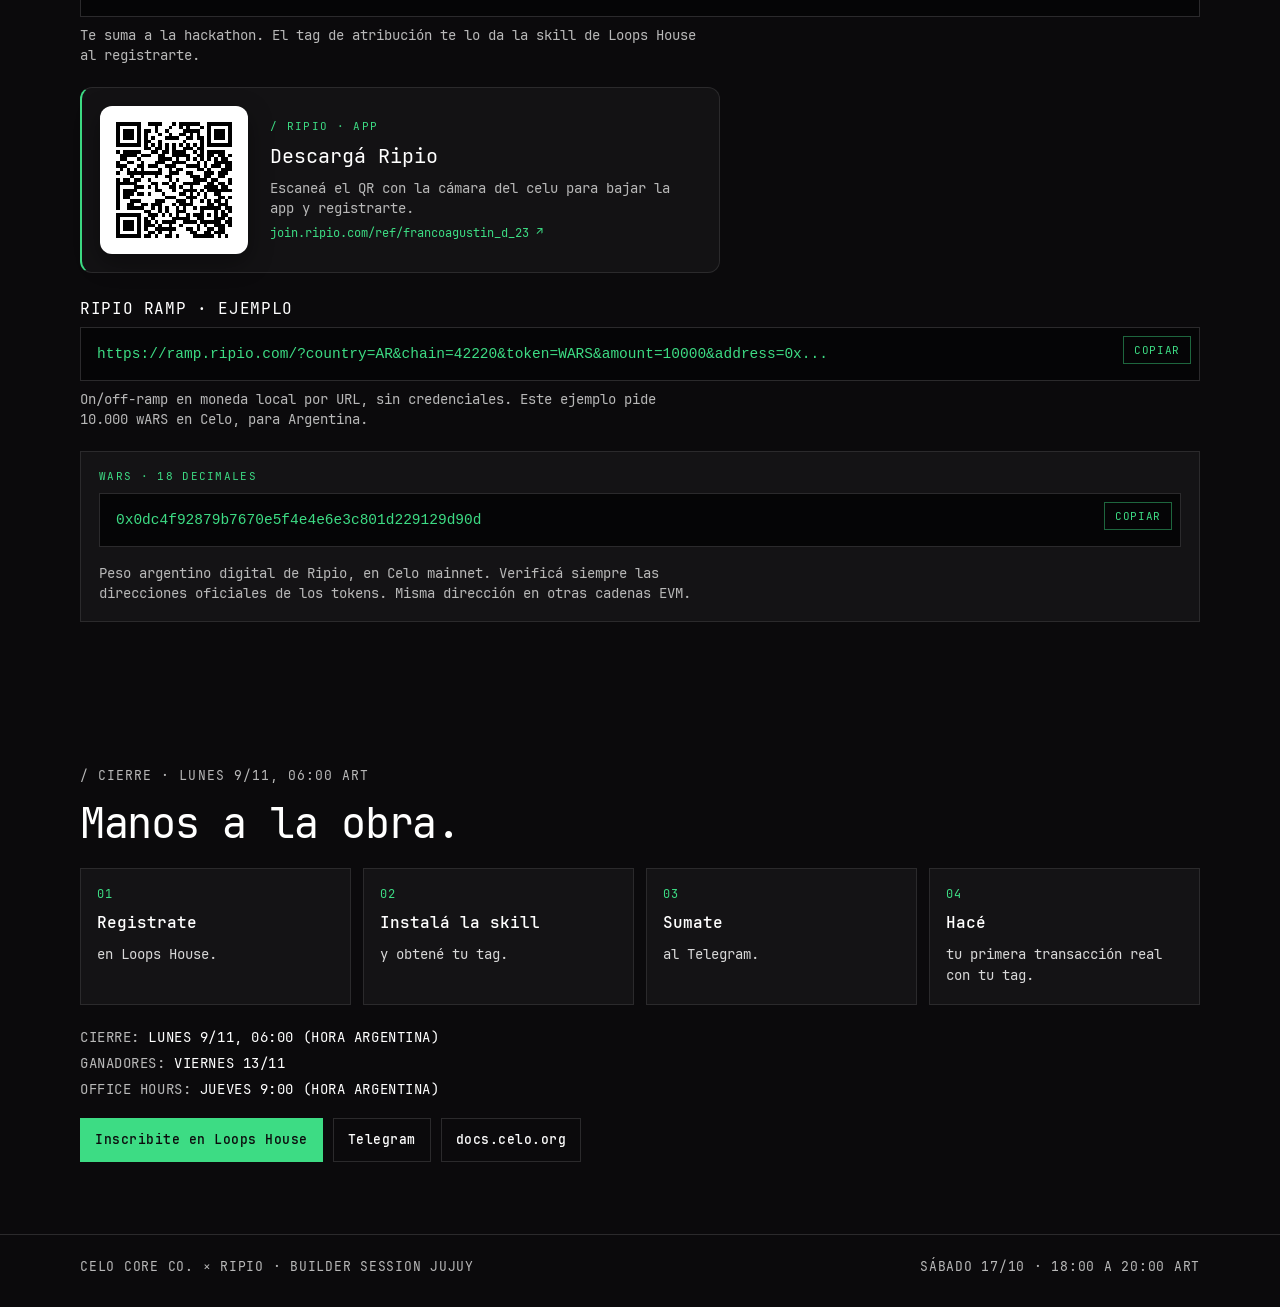
<file: landing.html>
<!DOCTYPE html>
<html lang="es">
<head>
  <meta charset="utf-8">
  <meta name="viewport" content="width=device-width, initial-scale=1">
  <title>Builder Session Jujuy · Stable Agents: LatAm IRL</title>
  <meta name="description" content="Builder Session Jujuy de la hackathon Agents on Open Rails. Sábado 17/10, 18:00 a 20:00 (hora argentina), en MINTA Café &amp; Coworking. Celo Core Co. × Ripio.">
  <meta name="theme-color" content="#0B0A0C">
  <meta name="color-scheme" content="dark">
  <link rel="icon" href="data:image/svg+xml,%3Csvg xmlns='http://www.w3.org/2000/svg' viewBox='0 0 32 32'%3E%3Crect fill='%230B0A0C' width='32' height='32'/%3E%3Crect fill='%233DDC84' x='8' y='8' width='10' height='10'/%3E%3C/svg%3E">
  <link rel="preload" href="fonts/JetBrainsMono-Regular.woff2" as="font" type="font/woff2" crossorigin>
  <style>
    @font-face {
      font-family: "JetBrains Mono";
      src: url("fonts/JetBrainsMono-Regular.woff2") format("woff2");
      font-weight: 400;
      font-style: normal;
      font-display: swap;
    }
    @font-face {
      font-family: "JetBrains Mono";
      src: url("fonts/JetBrainsMono-SemiBold.woff2") format("woff2");
      font-weight: 600;
      font-style: normal;
      font-display: swap;
    }

    :root {
      --bg: #0B0A0C;
      --card: #141315;
      --line: #2B2A2C;
      --text: #ffffff;
      --muted: #B8B8B8;
      --soft: #D8D8D8;
      --green: #3DDC84;
      --purple: #A98BFF;
      --lilac: #D6C8FF;
      --orange: #FF8A3D;
      --yellow: #FCFF52;
      --code: #050506;
      --mono: "JetBrains Mono", ui-monospace, Menlo, monospace;
    }

    *, *::before, *::after { box-sizing: border-box; }
    html { scroll-behavior: smooth; }
    body {
      margin: 0;
      background: var(--bg);
      color: var(--text);
      font-family: var(--mono);
      font-weight: 400;
      font-size: 16px;
      line-height: 1.55;
    }
    img { max-width: 100%; }
    a { color: var(--green); }
    :focus-visible { outline: 2px solid var(--green); outline-offset: 3px; }
    .sr {
      position: absolute;
      width: 1px;
      height: 1px;
      padding: 0;
      margin: -1px;
      overflow: hidden;
      clip: rect(0, 0, 0, 0);
      white-space: nowrap;
      border: 0;
    }

    .grid {
      position: fixed;
      inset: 0;
      z-index: 0;
      pointer-events: none;
      background-image:
        linear-gradient(rgba(255, 255, 255, 0.035) 1px, transparent 1px),
        linear-gradient(90deg, rgba(255, 255, 255, 0.035) 1px, transparent 1px);
      background-size: 22px 22px;
    }
    .grid::after {
      content: "";
      position: absolute;
      inset: 0;
      background: linear-gradient(
        180deg,
        transparent 0 28%,
        rgba(255, 255, 255, 0.05) 28% calc(28% + 1px),
        transparent 0
      );
    }

    header, main, footer { position: relative; z-index: 1; }

    .top {
      position: sticky;
      top: 0;
      z-index: 5;
      display: flex;
      align-items: center;
      justify-content: space-between;
      gap: 12px 18px;
      flex-wrap: wrap;
      padding: 14px clamp(16px, 4vw, 28px);
      background: rgba(11, 10, 12, 0.9);
      border-bottom: 1px solid var(--line);
      backdrop-filter: blur(10px);
    }
    .brand {
      display: flex;
      align-items: center;
      gap: 10px;
      color: var(--text);
      text-decoration: none;
      font-size: 12.5px;
      letter-spacing: 0.08em;
      text-transform: uppercase;
    }
    .dot {
      width: 8px;
      height: 8px;
      background: var(--green);
      box-shadow: 0 0 12px rgba(61, 220, 132, 0.8);
      flex: none;
    }
    .nav {
      display: flex;
      align-items: center;
      gap: 8px 16px;
      flex-wrap: wrap;
    }
    .nav a:not(.cta) {
      color: var(--muted);
      text-decoration: none;
      font-size: 12px;
      letter-spacing: 0.08em;
      text-transform: uppercase;
    }
    .nav a:not(.cta):hover { color: var(--text); }

    .cta {
      display: inline-block;
      background: var(--green);
      color: var(--bg);
      text-decoration: none;
      font-weight: 600;
      font-size: 12.5px;
      letter-spacing: 0.04em;
      padding: 11px 14px;
      border: 1px solid var(--green);
    }
    .cta:hover { background: var(--text); border-color: var(--text); color: var(--bg); }
    .cta.ghost {
      background: transparent;
      color: var(--text);
      border-color: var(--line);
    }
    .cta.ghost:hover { border-color: var(--green); color: var(--green); background: transparent; }

    .wrap {
      width: min(1120px, calc(100% - 32px));
      margin: 0 auto;
    }
    section { padding: 72px 0; scroll-margin-top: 84px; }
    .label {
      margin: 0 0 14px;
      font-size: 13px;
      letter-spacing: 0.08em;
      text-transform: uppercase;
      color: var(--muted);
    }
    .label strong { color: var(--text); font-weight: 600; }
    h1, h2, h3 { font-weight: 400; letter-spacing: -0.03em; line-height: 1.08; }
    h1 {
      margin: 0 0 18px;
      font-size: clamp(36px, 6.2vw, 76px);
    }
    h2 {
      margin: 0 0 22px;
      font-size: clamp(26px, 3.4vw, 42px);
      max-width: 22ch;
    }
    h3 { margin: 0; font-size: clamp(18px, 2vw, 22px); letter-spacing: -0.02em; line-height: 1.25; }
    .lead, .prose {
      margin: 0;
      color: var(--soft);
      font-size: clamp(14px, 1.45vw, 17px);
      line-height: 1.6;
      max-width: 68ch;
    }
    .hero-where {
      display: block;
      margin-top: 12px;
      color: var(--green);
      font-size: 0.38em;
      letter-spacing: 0.06em;
      text-transform: uppercase;
      line-height: 1.35;
    }

    .hero { padding: 48px 0 28px; }
    .hero-grid {
      display: grid;
      grid-template-columns: minmax(0, 1.2fr) minmax(260px, 0.8fr);
      gap: 28px;
      align-items: end;
    }
    .partners {
      margin: 0 0 22px;
      color: var(--green);
      font-size: clamp(14px, 1.6vw, 18px);
      letter-spacing: 0.04em;
      text-transform: uppercase;
    }
    .meta { display: flex; flex-direction: column; gap: 6px; margin: 0 0 26px; }
    .meta p { margin: 0; font-size: clamp(13px, 1.35vw, 15px); letter-spacing: 0.04em; text-transform: uppercase; }
    .meta span { color: var(--muted); }
    .meta a { color: inherit; }
    .actions { display: flex; flex-wrap: wrap; gap: 10px; }

    .ticket {
      background: var(--card);
      border: 1px solid var(--line);
      padding: 22px 22px 18px;
      display: flex;
      flex-direction: column;
      gap: 18px;
    }
    .ticket .k {
      margin: 0 0 6px;
      font-size: 11px;
      letter-spacing: 0.12em;
      text-transform: uppercase;
      color: var(--green);
    }
    .ticket strong { display: block; font-weight: 600; font-size: 18px; letter-spacing: -0.02em; }
    .ticket p { margin: 0; color: var(--soft); font-size: 14px; line-height: 1.5; }
    .ticket a { color: var(--green); text-decoration: none; border-bottom: 1px solid rgba(61, 220, 132, 0.4); }
    .ticket a:hover { border-bottom-color: var(--green); }
    .ticket-row {
      display: flex;
      justify-content: space-between;
      gap: 12px;
      padding-top: 14px;
      border-top: 1px solid var(--line);
      font-size: 13px;
      letter-spacing: 0.06em;
      text-transform: uppercase;
    }
    .ticket-row b { font-weight: 600; color: var(--yellow); }

    .px { position: relative; }
    .px i {
      position: absolute;
      width: 22px;
      height: 22px;
      background: rgba(255, 255, 255, 0.08);
      box-shadow: 22px 0 0 rgba(255, 255, 255, 0.05), 0 22px 0 rgba(255, 255, 255, 0.04);
      pointer-events: none;
    }
    .px i:nth-child(1) { top: -8px; right: 18%; }
    .px i:nth-child(2) { top: 36px; right: 8%; }

    .agbar { display: flex; gap: 6px; margin: 0 0 22px; }
    .agbar i { height: 10px; background: rgba(255, 255, 255, 0.22); }
    .agbar i:nth-child(1) { flex: 15; }
    .agbar i:nth-child(2) { flex: 45; background: var(--green); }
    .agbar i:nth-child(3) { flex: 60; background: rgba(252, 255, 82, 0.75); }
    .agenda {
      display: grid;
      grid-template-columns: repeat(3, minmax(0, 1fr));
      gap: 22px;
    }
    .ag {
      display: flex;
      flex-direction: column;
      gap: 8px;
      border-top: 1px solid var(--line);
      padding-top: 14px;
    }
    .ag b { font-weight: 400; font-size: clamp(26px, 3vw, 34px); letter-spacing: -0.03em; }
    .ag:nth-child(1) b { color: var(--muted); }
    .ag:nth-child(2) b { color: var(--green); }
    .ag:nth-child(3) b { color: var(--yellow); }
    .ag em {
      font-style: normal;
      font-size: 12px;
      letter-spacing: 0.1em;
      text-transform: uppercase;
      color: var(--muted);
    }
    .ag strong { font-weight: 600; font-size: 18px; margin-top: 4px; }
    .ag span { color: var(--soft); font-size: 14.5px; line-height: 1.55; }

    .stats {
      display: grid;
      grid-template-columns: repeat(3, minmax(0, 1fr));
      gap: 16px;
      margin-top: 8px;
    }
    .stats div {
      border-top: 1px solid var(--line);
      padding-top: 14px;
      display: flex;
      flex-direction: column;
      gap: 8px;
    }
    .stats b {
      font-weight: 400;
      font-size: clamp(36px, 5vw, 64px);
      letter-spacing: -0.03em;
      line-height: 1;
      color: var(--yellow);
    }
    .stats span {
      font-size: 12px;
      letter-spacing: 0.08em;
      text-transform: uppercase;
      color: var(--muted);
    }
    .foot-note { margin: 22px 0 0; color: var(--muted); font-size: 14.5px; max-width: 78ch; }

    .facts {
      display: grid;
      grid-template-columns: repeat(4, minmax(0, 1fr));
      gap: 12px;
      margin: 8px 0 18px;
    }
    .facts div, .card, .idea, .track, .rule, .step, .token {
      background: var(--card);
      border: 1px solid var(--line);
    }
    .facts div { padding: 14px 14px 16px; display: flex; flex-direction: column; gap: 8px; }
    .facts em {
      font-style: normal;
      font-size: 11px;
      letter-spacing: 0.1em;
      text-transform: uppercase;
      color: var(--green);
    }
    .facts b { font-weight: 600; font-size: 15px; line-height: 1.35; letter-spacing: -0.02em; }

    .tracks {
      display: grid;
      grid-template-columns: repeat(4, minmax(0, 1fr));
      gap: 12px;
    }
    .track {
      display: flex;
      flex-direction: column;
      gap: 10px;
      padding: 16px 16px 18px;
      border-top: 3px solid var(--c, var(--green));
      min-width: 0;
    }
    .track em {
      font-style: normal;
      font-size: 11px;
      letter-spacing: 0.08em;
      text-transform: uppercase;
      color: var(--c, var(--green));
    }
    .track p { margin: 0; color: var(--muted); font-size: 13.5px; line-height: 1.5; flex: 1; }
    .prizes { display: flex; gap: 14px; padding-top: 8px; border-top: 1px solid var(--line); }
    .prizes div { display: flex; flex-direction: column; gap: 2px; }
    .prizes span {
      font-size: 10px;
      letter-spacing: 0.1em;
      text-transform: uppercase;
      color: var(--muted);
    }
    .prizes b { color: var(--yellow); font-weight: 400; font-size: 22px; letter-spacing: -0.03em; }

    .criteria { margin-top: 14px; }
    .criteria ol {
      list-style: none;
      margin: 0;
      padding: 0;
      display: grid;
      grid-template-columns: repeat(5, minmax(0, 1fr));
      gap: 10px;
    }
    .criteria li {
      background: var(--card);
      border: 1px solid var(--line);
      border-left: 2px solid var(--green);
      padding: 12px 12px 14px;
      color: var(--soft);
      font-size: 13px;
      line-height: 1.45;
    }
    .criteria li b { display: block; color: var(--text); font-weight: 600; margin-bottom: 6px; }

    .rules, .ideas, .steps, .two {
      display: grid;
      gap: 12px;
    }
    .rules, .two { grid-template-columns: repeat(2, minmax(0, 1fr)); }
    .ideas { grid-template-columns: repeat(3, minmax(0, 1fr)); }
    .steps { grid-template-columns: repeat(4, minmax(0, 1fr)); margin-bottom: 22px; }
    .rule, .idea, .step { padding: 16px 16px 18px; display: flex; flex-direction: column; gap: 8px; }
    .rule { border-left: 2px solid var(--yellow); }
    .rule b, .idea b, .step b { font-weight: 600; font-size: 16px; }
    .idea b { color: var(--green); }
    .rule span, .idea span, .step span { color: var(--soft); font-size: 14px; line-height: 1.5; }
    .step em { font-style: normal; color: var(--green); font-size: 12px; letter-spacing: 0.1em; }

    .callout {
      margin-top: 12px;
      background: var(--card);
      border: 1px solid var(--line);
      border-left: 2px solid var(--orange);
      padding: 16px 18px;
    }
    .callout b { display: block; margin-bottom: 6px; font-size: 16px; }
    .callout p { margin: 0; color: var(--soft); font-size: 14.5px; line-height: 1.55; }

    .ripio-qr { display: flex; align-items: center; gap: 22px; margin: 0 0 26px; padding: 18px; background: var(--panel, rgba(255,255,255,.035)); border: 1px solid var(--line); border-left: 2px solid var(--green); border-radius: 12px; color: inherit; text-decoration: none; max-width: 640px; transition: border-color .2s; }
    .ripio-qr:hover { border-color: rgba(61,220,132,.6); }
    .ripio-qr-tile { flex: none; width: 148px; background: #fff; border-radius: 12px; padding: 6px; line-height: 0; box-shadow: 0 8px 24px rgba(0,0,0,.4); }
    .ripio-qr-tile img { display: block; width: 100%; height: auto; image-rendering: pixelated; }
    .ripio-qr-body { display: flex; flex-direction: column; gap: 6px; min-width: 0; }
    .ripio-qr-label { font-family: var(--mono); font-size: 11px; letter-spacing: .12em; text-transform: uppercase; color: var(--green); }
    .ripio-qr-title { font-size: 20px; font-weight: 500; color: var(--text, #fff); }
    .ripio-qr-text { color: var(--muted); font-size: 13.5px; line-height: 1.5; }
    .ripio-qr-link { font-family: var(--mono); font-size: 12px; color: var(--green); overflow-wrap: anywhere; }
    @media (max-width: 640px) { .ripio-qr { flex-direction: column; align-items: flex-start; } .ripio-qr-tile { width: 180px; } }
    .stack-block { margin: 0 0 22px; }
    .stack-block h3 { margin: 0 0 8px; font-size: 16px; letter-spacing: 0.04em; text-transform: uppercase; }
    .cmd {
      position: relative;
      background: var(--code);
      border: 1px solid var(--line);
    }
    .cmd pre {
      margin: 0;
      padding: 14px 108px 14px 16px;
      font-family: var(--mono);
      font-size: clamp(12.5px, 1.35vw, 14.5px);
      line-height: 1.55;
      color: var(--green);
      white-space: pre-wrap;
      overflow-wrap: anywhere;
    }
    .cmd .prompt { color: var(--muted); }
    .cmd button {
      position: absolute;
      top: 8px;
      right: 8px;
      font-family: var(--mono);
      font-size: 11px;
      letter-spacing: 0.06em;
      text-transform: uppercase;
      color: var(--green);
      background: transparent;
      border: 1px solid rgba(61, 220, 132, 0.45);
      padding: 6px 10px;
      cursor: pointer;
    }
    .cmd button:hover { background: rgba(61, 220, 132, 0.12); }
    .caption { margin: 8px 0 0; color: var(--muted); font-size: 13.5px; line-height: 1.5; max-width: 78ch; }

    .token {
      min-width: 0;
      padding: 16px 18px 18px;
      display: flex;
      flex-direction: column;
      gap: 8px;
    }
    .token em {
      font-style: normal;
      font-size: 11px;
      letter-spacing: 0.12em;
      text-transform: uppercase;
      color: var(--green);
    }

    .close-grid {
      display: flex;
      flex-wrap: wrap;
      gap: 18px 36px;
      align-items: end;
      justify-content: space-between;
    }
    .when { margin: 0 0 18px; }
    .when p { margin: 0 0 4px; letter-spacing: 0.04em; text-transform: uppercase; font-size: 14px; }
    .when span { color: var(--muted); }

    footer {
      border-top: 1px solid var(--line);
      padding: 22px 0 36px;
      color: var(--muted);
      font-size: 12.5px;
      letter-spacing: 0.06em;
      text-transform: uppercase;
    }
    footer .wrap { display: flex; justify-content: space-between; gap: 12px; flex-wrap: wrap; }
    footer a { color: var(--muted); }

    @media (max-width: 980px) {
      .tracks, .facts, .criteria ol { grid-template-columns: repeat(2, minmax(0, 1fr)); }
      .steps { grid-template-columns: repeat(2, minmax(0, 1fr)); }
    }
    @media (max-width: 800px) {
      .hero-grid, .agenda, .ideas { grid-template-columns: minmax(0, 1fr); }
      .nav a:not(.cta) { display: none; }
      section { padding: 52px 0; }
    }
    @media (max-width: 640px) {
      .stats, .rules, .two, .tracks, .facts, .criteria ol, .steps { grid-template-columns: minmax(0, 1fr); }
      .wrap { width: min(1120px, calc(100% - 28px)); }
      .cmd pre { padding-right: 16px; padding-bottom: 48px; }
      .cmd button { top: auto; bottom: 8px; }
    }
    @media (prefers-reduced-motion: reduce) {
      html { scroll-behavior: auto; }
    }
  </style>
</head>
<body>
  <div class="grid" aria-hidden="true"></div>
  <p class="sr" id="copy-status" aria-live="polite"></p>

  <header class="top">
    <a class="brand" href="#inicio"><span class="dot" aria-hidden="true"></span> Stable Agents: LatAm IRL</a>
    <nav class="nav" aria-label="Secciones">
      <a href="#agenda">Agenda</a>
      <a href="#celo">Celo</a>
      <a href="#tracks">Tracks</a>
      <a href="#stack">Stack</a>
      <a href="index.html">Slides</a>
      <a class="cta" href="https://www.loops.house/agents-on-open-rails">Inscribite en Loops House</a>
    </nav>
  </header>

  <main id="inicio">
    <section class="hero">
      <div class="wrap hero-grid">
        <div class="px">
          <i aria-hidden="true"></i>
          <i aria-hidden="true"></i>
          <p class="label">/ Builder Session</p>
          <h1>Stable Agents: LatAm IRL<span class="hero-where">· Builder Session Jujuy</span></h1>
          <p class="partners">Celo Core Co. × Ripio</p>
          <div class="meta">
            <p><span>Fecha:</span> sábado 17/10 · 18:00 a 20:00 (hora argentina)</p>
            <p><span>Sede:</span> <a href="https://www.google.com/maps/search/?api=1&amp;query=MINTA%20Cafe%20Coworking%20Salta%201079%20San%20Salvador%20de%20Jujuy">MINTA Café &amp; Coworking, Salta 1079, San Salvador de Jujuy</a></p>
            <p><span>Host:</span> Franco Durán (<a href="https://x.com/fdurandev">@fdurandev</a>)</p>
          </div>
          <div class="actions">
            <a class="cta" href="https://www.loops.house/agents-on-open-rails">Inscribite en Loops House</a>
            <a class="cta ghost" href="https://t.me/realworldagentshackathon">Telegram de la hackathon</a>
          </div>
        </div>
        <aside class="ticket" aria-label="Datos de la sede">
          <div>
            <p class="k">/ Jujuy</p>
            <strong>MINTA Café &amp; Coworking</strong>
            <p>Salta 1079<br>San Salvador de Jujuy</p>
          </div>
          <div>
            <p class="k">Host</p>
            <strong>Franco Durán</strong>
            <p><a href="https://x.com/fdurandev">@fdurandev</a></p>
          </div>
          <div class="ticket-row">
            <span>sábado 17/10</span>
            <b>18:00–20:00</b>
          </div>
        </aside>
      </div>
    </section>

    <section id="agenda">
      <div class="wrap">
        <p class="label">/ Agenda · <strong>18:00 a 20:00</strong></p>
        <h2>Pedite un café. Esto es más charla que clase.</h2>
        <div class="agbar" aria-hidden="true"><i></i><i></i><i></i></div>
        <div class="agenda">
          <article class="ag">
            <b>18:00</b>
            <em>15 min</em>
            <strong>Llegada y café</strong>
            <span>Quince minutos para llegar, pedirte algo y acomodarte.</span>
          </article>
          <article class="ag">
            <b>18:15</b>
            <em>45 min</em>
            <strong>Keynote</strong>
            <span>La hackathon y sus tracks, Celo y las wFiat de Ripio, el stack (Celopedia + eve) y cómo inscribirse en Loops House.</span>
          </article>
          <article class="ag">
            <b>19:00</b>
            <em>60 min</em>
            <strong>Networking y dudas</strong>
            <span>Armá equipo, contá tu idea y resolvé dudas con el host. Si querés, arrancá a codear ahí mismo.</span>
          </article>
        </div>
      </div>
    </section>

    <section id="celo">
      <div class="wrap">
        <p class="label">/ Celo</p>
        <h2>La blockchain hecha para finanzas reales.</h2>
        <div class="stats">
          <div><b>20M+</b><span>Wallets MiniPay</span></div>
          <div><b>$6.2B</b><span>Volumen mensual en stablecoins</span></div>
          <div><b>450K+</b><span>Usuarios activos por día</span></div>
        </div>
        <p class="foot-note">L2 de Ethereum. Bloques de 1 segundo. Gas promedio de US$0.0005, pagable en USD₮, USDC o USDm.</p>
      </div>
    </section>

    <section id="hackathon">
      <div class="wrap">
        <p class="label">/ Hackathon · <strong>Agents on Open Rails</strong></p>
        <h2>Agentes que cobran, pagan y liquidan con plata real.</h2>
        <div class="facts">
          <div>
            <em>Dónde</em>
            <b>Online, en <a href="https://www.loops.house/agents-on-open-rails">Loops House</a></b>
          </div>
          <div>
            <em>Ventana</em>
            <b>Del 6/10 al lunes 9/11, 06:00 ART</b>
          </div>
          <div>
            <em>Ganadores</em>
            <b>Viernes 13/11</b>
          </div>
          <div>
            <em>Premios</em>
            <b>US$5.000 en CELO</b>
          </div>
        </div>
        <p class="prose">Solo cuenta Celo mainnet. Podés usar cualquier framework de agentes y entrar en más de un track.</p>
      </div>
    </section>

    <section id="tracks">
      <div class="wrap">
        <p class="label">/ Tracks · <strong>4 formas de ganar</strong></p>
        <h2>US$5.000 en CELO, repartidos en cuatro tracks.</h2>
        <div class="tracks">
          <article class="track" style="--c:#3DDC84">
            <em>Track 1 · Ripio × Celo</em>
            <h3>Stable Agents: LatAm</h3>
            <p>Cobran, pagan, ahorran y liquidan en las stablecoins locales de Ripio.</p>
            <div class="prizes">
              <div><span>1.er</span><b>US$1.500</b></div>
              <div><span>2.do</span><b>US$500</b></div>
            </div>
          </article>
          <article class="track" style="--c:#A98BFF">
            <em>Track 2A · Textile</em>
            <h3>Open Corridors: FX</h3>
            <p>Cotizan y liquidan FX en Textile, un mercado de cambio onchain.</p>
            <div class="prizes">
              <div><span>1.er</span><b>US$750</b></div>
              <div><span>2.do</span><b>US$250</b></div>
            </div>
          </article>
          <article class="track" style="--c:#D6C8FF">
            <em>Track 2B · Celo</em>
            <h3>Open Corridors: USA₮ con x402</h3>
            <p>Usuarios reales que liquidan USA₮ con el facilitador x402 de Celo.</p>
            <div class="prizes">
              <div><span>1.er</span><b>US$750</b></div>
              <div><span>2.do</span><b>US$250</b></div>
            </div>
          </article>
          <article class="track" style="--c:#FF8A3D">
            <em>Track 3 · usebuy.ai</em>
            <h3>Build with buy</h3>
            <p>Productos que pagan por servicios que no son suyos: cómputo, browsers, datos, inferencia.</p>
            <div class="prizes">
              <div><span>Entre 5 proyectos</span><b>US$1.000</b></div>
            </div>
          </article>
        </div>

        <div class="criteria">
          <p class="label" style="margin-top:28px">/ Track 1 · cómo te evalúan · 20% cada criterio</p>
          <ol>
            <li><b>01</b> Funciona en mainnet con wFiat real, verificado por tu tag.</li>
            <li><b>02</b> Uso real de wFiat y del stack Celo: ERC-8004, x402, gas en stablecoins, MiniPay.</li>
            <li><b>03</b> Autonomía: el agente actúa solo y le ahorra tiempo o plata a alguien concreto.</li>
            <li><b>04</b> Una UX que alguien nuevo en cripto pueda usar, con montos en su moneda.</li>
            <li><b>05</b> Impacto en LatAm: una necesidad real y para quién es.</li>
          </ol>
        </div>
      </div>
    </section>

    <section id="requisitos">
      <div class="wrap">
        <p class="label">/ Requisitos</p>
        <h2>Sin esto, tu proyecto no suma.</h2>
        <div class="rules">
          <article class="rule">
            <b>Mainnet</b>
            <span>Solo cuenta lo que pasa en Celo mainnet. Tener testnet en el repo está bien.</span>
          </article>
          <article class="rule">
            <b>Attribution tag · ERC-8021</b>
            <span>Va en el calldata de cada transacción, del lado del cliente (la wallet), no en el contrato. Lo que mandes sin tag no se puede acreditar después. El tag te lo da la skill de Loops House al registrarte.</span>
          </article>
          <article class="rule">
            <b>Identidad · ERC-8004</b>
            <span>Obligatorio en todos los tracks. Tu agente registra su identidad desde su propia wallet antes del cierre.</span>
          </article>
          <article class="rule">
            <b>Repo público</b>
            <span>En GitHub desde la inscripción y accesible hasta el juzgamiento. El código tiene que estar escrito durante la hackathon.</span>
          </article>
        </div>
        <div class="callout">
          <b>Un premio por track por equipo.</b>
          <p>Si el gas lo paga un relayer tuyo, tenés que contarlo en la entrega: no cuenta como aporte del builder. El premio mira lo que construiste, no el gas que puso una infraestructura que controlás.</p>
        </div>
        <p class="foot-note">Cierre: lunes 9/11, 06:00 ART. Ganadores: viernes 13/11.</p>
      </div>
    </section>

    <section id="ideas">
      <div class="wrap">
        <p class="label">/ Ideas</p>
        <h2>¿Qué agente podrías construir?</h2>
        <div class="ideas">
          <article class="idea">
            <b>Cobrador</b>
            <span>Emite cobros en wARS, avisa por WhatsApp y concilia cuando entra el pago.</span>
          </article>
          <article class="idea">
            <b>Remesas sin dólar</b>
            <span>Manda wARS a Brasil y llega como wBRL, sin pasar por USD.</span>
          </article>
          <article class="idea">
            <b>Ahorro automático</b>
            <span>Separa un porcentaje de cada cobro apenas entra.</span>
          </article>
          <article class="idea">
            <b>Pago a proveedores</b>
            <span>Paga facturas recurrentes en la moneda de cada país, con tus límites.</span>
          </article>
          <article class="idea">
            <b>Gastos compartidos</b>
            <span>Divide los gastos de un viaje y liquida a cada uno en su moneda.</span>
          </article>
          <article class="idea">
            <b>Comercio en el chat</b>
            <span>Un bot de Telegram que vende y cobra en moneda local.</span>
          </article>
        </div>
        <p class="foot-note">Podés entrar en más de un track. Las wFiat de Ripio — wARS, wBRL, wMXN, wCOP, wCLP, wPEN — son stablecoins locales. La «w» es de wrapped: 1:1 con la moneda, y no son de curso legal.</p>
      </div>
    </section>

    <section id="stack">
      <div class="wrap">
        <p class="label">/ Stack</p>
        <h2>Para arrancar el mismo sábado.</h2>

        <div class="stack-block">
          <h3>Celopedia</h3>
          <div class="cmd">
            <pre><code><span class="prompt">$ </span>npx skills add celo-org/celopedia-skills</code></pre>
            <button type="button" data-copy="npx skills add celo-org/celopedia-skills">Copiar</button>
          </div>
          <p class="caption">La skill oficial de Celo. Tu coding agent ya sabe construir en la red.</p>
        </div>

        <div class="stack-block">
          <h3>eve · Node 24+</h3>
          <div class="cmd">
            <pre><code><span class="prompt">$ </span>npx eve@latest init mi-agente</code></pre>
            <button type="button" data-copy="npx eve@latest init mi-agente">Copiar</button>
          </div>
          <p class="caption">Agentes como carpetas. Necesitás Node 24 o más.</p>
        </div>

        <div class="stack-block">
          <h3>Loops House</h3>
          <div class="cmd">
            <pre><code><span class="prompt">$ </span>npx loopshouse add agents-on-open-rails</code></pre>
            <button type="button" data-copy="npx loopshouse add agents-on-open-rails">Copiar</button>
          </div>
          <p class="caption">Te suma a la hackathon. El tag de atribución te lo da la skill de Loops House al registrarte.</p>
        </div>

        <a class="ripio-qr" href="https://join.ripio.com/ref/francoagustin_d_23" target="_blank" rel="noopener">
          <span class="ripio-qr-tile"><img src="assets/qr-ripio.svg" alt="QR para descargar Ripio" width="200" height="200"></span>
          <span class="ripio-qr-body">
            <span class="ripio-qr-label">/ Ripio · app</span>
            <span class="ripio-qr-title">Descargá Ripio</span>
            <span class="ripio-qr-text">Escaneá el QR con la cámara del celu para bajar la app y registrarte.</span>
            <span class="ripio-qr-link">join.ripio.com/ref/francoagustin_d_23 ↗</span>
          </span>
        </a>

        <div class="stack-block">
          <h3>Ripio Ramp · ejemplo</h3>
          <div class="cmd">
            <pre><code>https://ramp.ripio.com/?country=AR&amp;chain=42220&amp;token=WARS&amp;amount=10000&amp;address=0x...</code></pre>
            <button type="button" data-copy="https://ramp.ripio.com/?country=AR&chain=42220&token=WARS&amount=10000&address=0x...">Copiar</button>
          </div>
          <p class="caption">On/off-ramp en moneda local por URL, sin credenciales. Este ejemplo pide 10.000 wARS en Celo, para Argentina.</p>
        </div>

        <article class="token">
          <em>wARS · 18 decimales</em>
          <div class="cmd">
            <pre><code>0x0dc4f92879b7670e5f4e4e6e3c801d229129d90d</code></pre>
            <button type="button" data-copy="0x0dc4f92879b7670e5f4e4e6e3c801d229129d90d">Copiar</button>
          </div>
          <p class="caption">Peso argentino digital de Ripio, en Celo mainnet. Verificá siempre las direcciones oficiales de los tokens. Misma dirección en otras cadenas EVM.</p>
        </article>
      </div>
    </section>

    <section id="cierre">
      <div class="wrap close-grid">
        <div>
          <p class="label">/ Cierre · lunes 9/11, 06:00 ART</p>
          <h2>Manos a la obra.</h2>
          <div class="steps">
            <article class="step"><em>01</em><b>Registrate</b><span>en Loops House.</span></article>
            <article class="step"><em>02</em><b>Instalá la skill</b><span>y obtené tu tag.</span></article>
            <article class="step"><em>03</em><b>Sumate</b><span>al Telegram.</span></article>
            <article class="step"><em>04</em><b>Hacé</b><span>tu primera transacción real con tu tag.</span></article>
          </div>
          <div class="when">
            <p><span>Cierre:</span> lunes 9/11, 06:00 (hora argentina)</p>
            <p><span>Ganadores:</span> viernes 13/11</p>
            <p><span>Office hours:</span> jueves 9:00 (hora argentina)</p>
          </div>
          <div class="actions">
            <a class="cta" href="https://www.loops.house/agents-on-open-rails">Inscribite en Loops House</a>
            <a class="cta ghost" href="https://t.me/realworldagentshackathon">Telegram</a>
            <a class="cta ghost" href="https://docs.celo.org">docs.celo.org</a>
          </div>
        </div>
      </div>
    </section>
  </main>

  <footer>
    <div class="wrap">
      <span>Celo Core Co. × Ripio · Builder Session Jujuy</span>
      <span>Sábado 17/10 · 18:00 a 20:00 ART</span>
    </div>
  </footer>

  <script>
    (function () {
      var status = document.getElementById("copy-status");
      document.querySelectorAll("[data-copy]").forEach(function (btn) {
        btn.addEventListener("click", function () {
          var text = btn.getAttribute("data-copy");
          var done = function () {
            var prev = btn.textContent;
            btn.textContent = "Listo";
            if (status) status.textContent = "Copiado";
            window.setTimeout(function () {
              btn.textContent = prev;
              if (status) status.textContent = "";
            }, 1400);
          };
          if (navigator.clipboard && navigator.clipboard.writeText) {
            navigator.clipboard.writeText(text).then(done).catch(function () {
              fallback(text);
              done();
            });
          } else {
            fallback(text);
            done();
          }
        });
      });
      function fallback(text) {
        var area = document.createElement("textarea");
        area.value = text;
        area.setAttribute("readonly", "");
        area.style.position = "fixed";
        area.style.left = "-9999px";
        document.body.appendChild(area);
        area.select();
        document.execCommand("copy");
        document.body.removeChild(area);
      }
    })();
  </script>
</body>
</html>
</file>
<file: deck.css>
/* ============================================================
   Builder Session Jujuy · Agents on Open Rails
   Lienzo 960×540 (las mismas medidas que el PDF), escalado al viewport.
   En celular vertical, el mismo contenido fluye en una columna.
   ============================================================ */

@font-face { font-family: "Geist"; font-weight: 100 900; font-display: swap; src: url("fonts/Geist-Variable.woff2") format("woff2"); }
@font-face { font-family: "Geist Mono"; font-weight: 100 900; font-display: swap; src: url("fonts/GeistMono-Variable.woff2") format("woff2"); }

:root {
  --bg: #000;
  --panel: #0a0a0a;
  --panel-2: #000;
  --line: #262626;
  --line-2: #333;
  --text: #ededed;
  --muted: #a1a1a1;
  --dim: #666;

  --cyan: #52a8ff;
  --yellow: #f5f520;
  --green: #35d07f;
  --pink: #ff6ab8;
  --purple: #a383ff;
  --lavender: #cfc3ff;
  --orange: #ff8a3d;
  --red: #ff4d4f;
  --accent: var(--green);

  --sans: "Geist", ui-sans-serif, system-ui, -apple-system, "Segoe UI", sans-serif;
  --mono: "Geist Mono", ui-monospace, SFMono-Regular, Menlo, monospace;
  --serif: var(--sans);
  --ease: cubic-bezier(.2, .7, .1, 1);
  --pad: 54px;
  --r: 10px;
}

* { box-sizing: border-box; margin: 0; padding: 0; }
html, body { height: 100%; }
body {
  background: var(--bg);
  color: var(--text);
  font-family: var(--sans);
  font-size: 12.5px;
  line-height: 1.5;
  -webkit-font-smoothing: antialiased;
  overflow: hidden;
}
button { font: inherit; color: inherit; background: none; border: 0; cursor: pointer; }
a { color: inherit; text-decoration: none; }
b, strong { font-weight: 600; color: var(--text); }
::selection { background: var(--accent); color: #000; }

/* ---------- Lienzo ---------- */
.viewport {
  position: fixed;
  inset: 0;
  overflow: hidden;
  background: radial-gradient(ellipse 60% 50% at 50% -10%, rgba(255, 255, 255, .06), transparent 70%), var(--bg);
}
.stage {
  position: absolute;
  left: 50%;
  top: 50%;
  width: 960px;
  height: 540px;
  transform: translate(-50%, -50%);
  transform-origin: center;
}

/* ---------- Cabecera ---------- */
.chrome {
  position: absolute;
  left: var(--pad);
  right: var(--pad);
  top: 0;
  height: 48px;
  display: flex;
  align-items: center;
  gap: 16px;
  border-bottom: 1px solid var(--line);
  z-index: 20;
  transition: opacity .4s;
}
.stage[data-cover="true"] .chrome { opacity: 0; pointer-events: none; }
.brand { display: flex; align-items: center; gap: 8px; font-family: var(--mono); font-size: 9px; letter-spacing: .1em; text-transform: uppercase; color: var(--muted); }
.brand i { width: 7px; height: 7px; border-radius: 50%; background: var(--accent); transition: background .4s; }
.progress { margin-left: auto; display: flex; gap: 4px; }
.progress button { position: relative; width: 32px; height: 16px; display: grid; align-items: center; }
.progress button::before { content: ""; height: 3px; border-radius: 2px; background: #2a2a2a; transition: background .3s; }
.progress button[data-state="done"]::before, .progress button[data-state="current"]::before { background: var(--c); }
.progress button[data-state="current"]::before { opacity: 1; }
.progress button[data-multi]:not([data-state="todo"])::before { background: linear-gradient(90deg, var(--green) 0 34%, var(--purple) 34% 56%, var(--lavender) 56% 78%, var(--orange) 78%); }
.progress button:hover::before { background: #4a4a52; }
.progress button span { position: absolute; top: 18px; left: 50%; translate: -50%; white-space: nowrap; font-family: var(--mono); font-size: 8px; letter-spacing: .08em; text-transform: uppercase; color: var(--muted); opacity: 0; transition: opacity .2s; pointer-events: none; }
.progress button:hover span { opacity: 1; }
.counter { min-width: 44px; text-align: right; font-family: var(--mono); font-size: 9px; letter-spacing: .1em; color: var(--muted); font-variant-numeric: tabular-nums; }
.counter b { color: var(--text); }

/* ---------- Slides ---------- */
.slide {
  position: absolute;
  inset: 0;
  padding: 70px var(--pad) 40px;
  opacity: 0;
  visibility: hidden;
  transform: translateX(28px);
  transition: opacity .5s var(--ease), transform .6s var(--ease), visibility 0s .6s;
}
.slide.past { transform: translateX(-28px); }
.slide.active { opacity: 1; visibility: visible; transform: none; transition: opacity .5s var(--ease), transform .6s var(--ease), visibility 0s; z-index: 2; }
.slide [data-in] { opacity: 0; }
.slide.active [data-in] { animation: rise .7s var(--ease) both; animation-delay: calc(100ms + var(--i, 0) * 60ms); }
@keyframes rise { from { opacity: 0; transform: translateY(12px); } to { opacity: 1; transform: none; } }

/* ---------- Pasos dentro de la slide (→ los va mostrando) ---------- */
.slide .frag { opacity: 0; transform: translateY(10px); transition: opacity .45s var(--ease), transform .5s var(--ease), border-color .3s, box-shadow .3s, background .3s; }
.slide.active .frag[data-in] { animation: none; }
.slide .frag.on { opacity: 1; transform: none; }
.slide .frag.on[data-in] { animation: none; }
.frag[hidden] { display: none; }
.steps-dots { position: absolute; left: var(--pad); bottom: 18px; display: flex; gap: 4px; z-index: 30; }
.steps-dots i { width: 5px; height: 5px; border-radius: 50%; background: #333; transition: background .3s; }
.steps-dots i.on { background: var(--accent); }

/* ---------- Tipografía (medidas del PDF) ---------- */
.kicker { display: flex; align-items: baseline; gap: 10px; font-family: var(--mono); font-size: 12px; letter-spacing: .06em; text-transform: uppercase; color: var(--muted); }
.kicker b { color: var(--accent); }
.kicker span { color: var(--dim); font-size: 11px; }
h1 { font-size: 32px; line-height: 1.2; font-weight: 500; letter-spacing: -.03em; margin-top: 4px; }
h1.xl { font-size: 44px; line-height: 1.1; }
.serif { font-family: var(--sans); font-weight: 500; letter-spacing: -.035em; }
.lbl { font-family: var(--mono); font-size: 10px; letter-spacing: .08em; text-transform: uppercase; color: var(--muted); font-weight: 500; line-height: 1.4; }
.lbl b { color: var(--accent); margin-right: 10px; }
.dim { color: var(--dim); }
.slash { color: var(--accent); margin-right: 10px; }
.foot { margin-top: 20px; font-size: 14px; line-height: 1.45; color: var(--muted); }
.foot b { color: var(--accent); }
.head-row { display: flex; justify-content: space-between; align-items: flex-end; gap: 20px; }

.card { position: relative; background: var(--panel); border: 1px solid var(--line); border-radius: var(--r); transition: border-color .3s, transform .3s var(--ease), box-shadow .3s; }
.card.hot { border-color: var(--accent); box-shadow: 0 0 0 1px var(--accent) inset; }
.tap { cursor: pointer; }
.tap:hover { transform: translateY(-2px); border-color: var(--line-2); }
.tap.hot:hover { border-color: var(--accent); }
.row { display: grid; gap: 14px; }
.cols { display: grid; gap: 40px; }

.pill { display: inline-flex; align-items: center; padding: 5px 11px; border: 1px solid var(--line-2); border-radius: 999px; font-family: var(--mono); font-size: 9px; letter-spacing: .06em; text-transform: uppercase; color: var(--muted); transition: all .2s; }
.pill:hover { color: var(--text); border-color: var(--accent); }
.pill.on { color: #000; background: #ededed; border-color: #ededed; }

.bullets { list-style: none; display: grid; gap: 19px; }
.bullets li { font-size: 18px; line-height: 1.35; position: relative; padding-left: 36px; }
.bullets li::before { content: "/"; color: var(--accent); position: absolute; left: 0; top: 0; }
.bullets.small { gap: 8px; margin-top: 14px; }
.bullets.small li { font-size: 13px; color: var(--muted); padding-left: 28px; }

.meta { display: grid; gap: 14px; font-size: 14px; }
.meta div { display: flex; gap: 10px; }
.meta dt { color: var(--dim); font-family: var(--mono); font-size: 12px; letter-spacing: .04em; }
.logos { display: flex; align-items: center; gap: 18px; margin-top: 22px; }
.l-celo { height: 26px; }
.l-ripio { height: 30px; }
.logos .sep { width: 1px; height: 34px; background: #444; }

.box { width: 16px; height: 16px; border-radius: 4px; border: 1px solid var(--line-2); flex: none; position: relative; transition: all .2s; }
.box::after { content: ""; position: absolute; left: 4px; top: 1px; width: 5px; height: 9px; border-right: 2px solid #000; border-bottom: 2px solid #000; transform: rotate(45deg); opacity: 0; }
.done .box { background: var(--accent); border-color: var(--accent); }
.done .box::after { opacity: 1; }

.steps { border-top: 1px solid var(--line); }
.step { display: grid; grid-template-columns: 48px 1fr 24px; align-items: center; padding: 12px 0; border-bottom: 1px solid var(--line); font-size: 14px; line-height: 1.45; cursor: pointer; transition: padding .25s var(--ease), background .2s; }
.step:hover { padding-left: 6px; background: rgba(255, 255, 255, .02); }
.step em { font-style: normal; font-family: var(--mono); color: var(--accent); font-weight: 500; }
.step .box { justify-self: end; }
.step.done span { color: var(--muted); }

.range { width: 100%; accent-color: var(--accent); }

/* ============================================================ 01 · Portada */
.s-cover { padding: 0; }
.cover-left { position: absolute; left: var(--pad); top: 88px; width: 520px; }
.eyebrow { font-size: 18px; font-weight: 400; letter-spacing: -.01em; color: var(--muted); margin-bottom: 10px; }
.big { font-size: 104px; line-height: .9; font-weight: 500; letter-spacing: -.05em; margin-left: -5px; }
.big span { display: block; }
.duo { margin: 26px 0 18px; font-family: var(--mono); font-size: 14px; letter-spacing: .08em; font-weight: 500; color: var(--green); }
.map { position: absolute; aspect-ratio: 730 / 830; }
.map img { width: 100%; height: 100%; display: block; filter: drop-shadow(0 24px 40px rgba(0, 0, 0, .7)); }
.cover-map { right: 24px; top: 40px; height: 500px; animation: floaty 9s ease-in-out infinite; }
@keyframes floaty { 50% { transform: translateY(-6px) rotate(-.4deg); } }
.pin { position: absolute; width: 10px; height: 10px; translate: -50% -50%; border-radius: 50%; z-index: 2; }
.pin::before, .pin::after { content: ""; position: absolute; inset: 0; border-radius: 50%; border: 1.5px solid var(--green); animation: ping 2.4s var(--ease) infinite; animation-delay: var(--d, 0s); opacity: 0; }
.pin::after { animation-delay: calc(var(--d, 0s) + 1.2s); }
.pin.me, .pin.sel { background: var(--yellow); box-shadow: 0 0 12px var(--yellow); }
.pin.me::before, .pin.me::after, .pin.sel::before, .pin.sel::after { border-color: var(--yellow); }
@keyframes ping { 0% { transform: scale(1); opacity: .9; } 100% { transform: scale(3.4); opacity: 0; } }

/* ============================================================ QR */
.qr { display: block; background: #fff; border-radius: 8px; padding: 6px; line-height: 0; flex: none; }
.qr svg { display: block; width: 100%; height: auto; }
.qr-mini { display: flex; align-items: center; gap: 10px; margin-left: 22px; padding-left: 22px; border-left: 1px solid #333; }
.qr-mini .qr { width: 54px; }
.qr-mini .lbl { font-size: 8px; line-height: 1.35; }
.qr-big { display: flex; flex-direction: column; align-items: center; text-align: center; padding: 18px 20px 16px; align-self: start; border-color: var(--green); }
.qr-big .qr { width: 170px; margin-bottom: 12px; }
.qr-big .lbl { color: var(--green); }
.qr-big h3 { font-size: 20px; font-weight: 500; letter-spacing: -.02em; margin: 6px 0 6px; }
.qr-big p:not(.lbl) { font-size: 11.5px; line-height: 1.5; color: var(--muted); }
.qr-med { display: flex; flex-direction: column; align-items: center; text-align: center; padding: 14px 14px 12px; }
.qr-med .qr { width: 96px; margin-bottom: 10px; }
.qr-med p:not(.lbl) { font-family: var(--mono); font-size: 8px; color: var(--muted); margin-top: 2px; }

/* ============================================================ 02 · Quién soy */
.s-me { --accent: var(--green); }
.me-grid { display: grid; grid-template-columns: 172px 1fr 236px; grid-template-rows: auto auto; gap: 8px 26px; align-items: start; }
.me-photo { grid-row: 1 / 3; width: 172px; aspect-ratio: 172 / 372; border-radius: 12px; overflow: hidden; border: 1px solid var(--line); margin-top: 6px; }
.me-photo { position: relative; background: #000; }
.me-photo img { width: 100%; height: 100%; object-fit: cover; object-position: 50% 0%; display: block; filter: grayscale(1) contrast(1.1) brightness(.98); }
.me-photo::after { content: ""; position: absolute; inset: 0; pointer-events: none; background: linear-gradient(180deg, rgba(0, 0, 0, 0) 55%, rgba(0, 0, 0, .55) 100%), linear-gradient(90deg, rgba(0, 0, 0, .25), transparent 40%, transparent 60%, rgba(0, 0, 0, .25)); mix-blend-mode: multiply; }
.me-photo::before { content: ""; position: absolute; inset: 0; pointer-events: none; z-index: 1; background: color-mix(in srgb, var(--green) 55%, transparent); mix-blend-mode: overlay; opacity: .22; }
.me-body { grid-column: 2; }
.me-side { grid-column: 3; grid-row: 1 / 3; }
.lede-me { font-size: 14px; line-height: 1.4; color: var(--muted); margin: 6px 0 8px; letter-spacing: -.01em; }
.lede-me b { color: var(--text); }
.me-list .step { cursor: default; font-size: 12px; color: var(--muted); padding: 6px 0; grid-template-columns: 42px 1fr; line-height: 1.38; }
.me-list .step:hover { padding-left: 0; background: none; }
.me-list a.step { color: var(--muted); }
.me-list a.step u { text-decoration: none; color: var(--green); margin-left: 4px; }
.step-logo { height: 22px; width: auto; max-width: 36px; object-fit: contain; justify-self: start; display: flex; align-items: center; }
.logos-mini { flex-direction: column; gap: 3px; }
.logos-mini img { height: 9px; width: auto; }
.ico-bank, .ico-ai { width: 22px; height: 22px; border-radius: 6px; border: 1px solid var(--line-2); display: grid; place-items: center; position: relative; }
.ico-bank::before { content: ""; width: 10px; height: 8px; border-top: 2px solid var(--green); border-bottom: 2px solid var(--green); background: repeating-linear-gradient(90deg, var(--green) 0 2px, transparent 2px 4px); background-size: 10px 4px; background-position: 0 2px; background-repeat: no-repeat; }
.ico-ai::before { content: "✦"; color: var(--green); font-size: 12px; line-height: 1; }
.qr-logo { height: 26px; width: auto; margin-bottom: 12px; }
.end-qrs .qr-logo { height: 22px; margin-bottom: 10px; }
.socials { grid-column: 2 / 4; display: flex; gap: 16px; align-items: center; justify-content: flex-start; margin-top: 0; }
.social { min-width: 150px; }
.social { display: flex; align-items: center; gap: 8px; }
.social .qr { width: 50px; }
.social .lbl { font-size: 8px; line-height: 1.4; text-transform: none; letter-spacing: .02em; }

/* ============================================================ 02 · Web */
.s-web, .s-tech, .s-chain, .s-concepts, .s-why, .s-now { --accent: var(--cyan); }
.webs { grid-template-columns: repeat(4, 1fr); margin-top: 44px; }
.web { height: 262px; padding: 24px 16px; }
.web .bar { position: absolute; top: -1px; left: 16px; height: 3px; border-radius: 2px; width: calc(var(--w) * 1%); background: var(--cyan); transition: width .9s var(--ease); }
.slide:not(.active) .web .bar { width: 0; }
.web h3 { font-size: 24px; font-weight: 500; letter-spacing: -.02em; transition: color .3s; }
.web .lbl { color: var(--cyan); margin: 8px 0 22px; min-height: 30px; }
.web p { font-size: 13px; line-height: 1.5; color: #dcdcdf; }
.web.hot h3 { color: var(--cyan); }

/* ============================================================ 03 · Tecnologías */
.techs { grid-template-columns: repeat(3, 1fr); gap: 22px; margin-top: 44px; }
.tech { height: 270px; padding: 22px 20px; --accent: var(--yellow); }
.tech.hot .lbl { color: var(--yellow); }
.tech h3 { font-size: 21px; font-weight: 500; letter-spacing: -.02em; margin: 14px 0 20px; min-height: 52px; line-height: 1.25; }
.tech h3 em { font-style: normal; font-family: var(--mono); font-weight: 400; color: var(--cyan); margin-right: 12px; }
.tech p { font-size: 13.5px; line-height: 1.5; color: #dcdcdf; }
.tech small { position: absolute; bottom: 18px; left: 20px; font-family: var(--mono); font-size: 9px; letter-spacing: .06em; color: var(--dim); text-transform: uppercase; }

/* ============================================================ 04 · Blockchain */
.s-chain .cols { grid-template-columns: 1fr 360px; }
.lede { font-size: 36px; color: var(--cyan); margin: 34px 0 24px; line-height: 1.1; }
.code-box { margin-top: 32px; padding: 18px 20px; background: var(--panel); border: 1px solid var(--line); border-radius: var(--r); font-family: var(--mono); font-size: 17px; }
.code-box b { color: var(--green); }
.ledger-head { display: flex; justify-content: space-between; align-items: center; margin-bottom: 10px; }
.ledger-head .lbl { color: var(--cyan); }
.block { position: relative; padding: 10px 12px; margin-bottom: 18px; background: var(--panel); border: 1px solid var(--line); border-radius: 8px; font-family: var(--mono); transition: all .3s; }
.block:not(:last-child)::after { content: ""; position: absolute; left: 50%; bottom: -19px; width: 2px; height: 18px; background: var(--cyan); }
.block.broken { border-color: var(--red); background: #1b1012; }
.block.broken::after { background: var(--red); }
.block .row { display: flex; justify-content: space-between; font-size: 8px; letter-spacing: .12em; color: var(--dim); text-transform: uppercase; }
.block .status { color: var(--green); }
.block.broken .status { color: var(--red); }
.block input { width: 100%; margin: 6px 0; padding: 6px 8px; background: #000; border: 1px solid var(--line-2); border-radius: 6px; color: var(--text); font: inherit; font-size: 12px; outline: none; }
.block input:focus { border-color: var(--cyan); }
.block .hashes { display: grid; grid-template-columns: auto 1fr; gap: 2px 8px; font-size: 8px; }
.block .hashes span { color: var(--dim); }
.block .hashes code { color: var(--cyan); overflow: hidden; text-overflow: ellipsis; white-space: nowrap; }
.block.broken .hashes code.prev { color: var(--red); }
.ledger-foot { font-size: 10px; color: var(--muted); line-height: 1.5; min-height: 30px; }
.ledger-foot b { color: var(--red); }

/* ============================================================ 05 · Conceptos */
.concepts { grid-template-columns: repeat(3, 1fr); gap: 22px; margin-top: 44px; }
.concept { height: 282px; padding: 24px 18px; display: flex; flex-direction: column; }
.concept .lbl b { color: var(--cyan); }
.concept .word { font-size: 40px; color: var(--text); margin-top: 24px; line-height: 1; }
.concept .sub { font-family: var(--mono); font-size: 9px; letter-spacing: .06em; color: var(--muted); text-transform: uppercase; margin: 8px 0 16px; padding-bottom: 16px; border-bottom: 1px solid var(--line); }
.concept > p:not(.lbl):not(.word):not(.sub) { font-size: 14px; line-height: 1.5; }
.widget { margin-top: auto; font-size: 10px; }
.key { display: flex; align-items: center; gap: 8px; padding: 7px 8px; background: #000; border: 1px solid var(--line-2); border-radius: 6px; font-family: var(--mono); color: var(--muted); }
.key code { flex: 1; overflow: hidden; white-space: nowrap; text-overflow: ellipsis; }
.key button { font-size: 8px; letter-spacing: .14em; color: var(--cyan); text-transform: uppercase; }
.key.nope { border-color: var(--red); color: var(--red); animation: shake .45s; }
@keyframes shake { 20%, 60% { transform: translateX(-4px); } 40%, 80% { transform: translateX(4px); } }
.peg { display: flex; align-items: center; gap: 8px; font-family: var(--mono); color: var(--muted); }
.peg input { width: 80px; padding: 6px; background: #000; border: 1px solid var(--line-2); border-radius: 6px; color: var(--text); font: inherit; outline: none; }
.peg input:focus { border-color: var(--cyan); }
.peg output { color: var(--cyan); font-weight: 600; }
.gasline { display: flex; justify-content: space-between; font-family: var(--mono); color: var(--muted); margin-top: 4px; }
.gasline output { color: var(--cyan); font-weight: 600; }

/* ============================================================ 06 · Para qué sirve */
.vs { display: flex; gap: 6px; padding-bottom: 6px; }
.stage[data-mode="web2"] .vs .pill.on { background: var(--muted); border-color: var(--muted); }
.perks { grid-template-columns: repeat(3, 1fr); gap: 14px; margin-top: 26px; }
.perk { height: 140px; padding: 16px 18px; }
.perk .lbl { font-size: 9px; }
.perk .lbl b { color: var(--cyan); }
.perk h3 { font-size: 16px; font-weight: 500; letter-spacing: -.02em; margin: 10px 0 6px; transition: color .3s; }
.perk p:not(.lbl) { font-size: 11.5px; line-height: 1.5; color: #dcdcdf; }
.perk [data-web2] { display: none; color: var(--muted); }
.stage[data-mode="web2"] .perk [data-web2] { display: block; animation: rise .4s var(--ease); }
.stage[data-mode="web2"] .perk [data-web3] { display: none; }
.stage[data-mode="web2"] .perk h3 { color: var(--muted); }
.stage[data-mode="web2"] .perk .lbl b { color: var(--dim); }
.s-why .foot { margin-top: 16px; font-size: 12px; }

/* ============================================================ 07 · Por qué ahora */
.s-now .cols { grid-template-columns: 1fr 270px; margin-top: 26px; }
.reasons { border-top: 1px solid var(--line); }
.reason { border-bottom: 1px solid var(--line); }
.r-head { width: 100%; display: grid; grid-template-columns: 44px 1fr 20px; align-items: center; padding: 13px 0; text-align: left; font-size: 15px; font-weight: 500; letter-spacing: -.01em; transition: padding .25s var(--ease); }
.r-head:hover { padding-left: 6px; }
.r-head em { font-style: normal; font-family: var(--mono); color: var(--cyan); font-weight: 500; }
.chev { width: 8px; height: 8px; border-right: 1.5px solid var(--muted); border-bottom: 1.5px solid var(--muted); transform: rotate(45deg); transition: transform .3s var(--ease); justify-self: end; margin-right: 4px; }
.reason.open .chev { transform: rotate(-135deg); border-color: var(--cyan); }
.reason.open .r-head span { color: var(--cyan); }
.r-body { display: grid; grid-template-rows: 0fr; transition: grid-template-rows .4s var(--ease); }
.r-body p { overflow: hidden; padding-left: 44px; font-size: 12px; line-height: 1.55; color: var(--muted); }
.reason.open .r-body { grid-template-rows: 1fr; }
.reason.open .r-body p { padding-bottom: 14px; }
.latam { padding: 22px 20px; align-self: start; border-color: var(--cyan); }
.latam .lbl { color: var(--cyan); }
.latam .serif { font-size: 28px; line-height: 1.1; margin: 14px 0 16px; }
.latam .serif span { color: var(--cyan); display: block; }
.latam p:not(.lbl):not(.serif) { font-size: 11.5px; line-height: 1.55; color: var(--muted); }

/* ============================================================ 08 · Celo */
.s-celo, .s-nums { --accent: var(--yellow); }
.logo-top { height: 36px; margin-bottom: 6px; }
.facts { margin-top: 30px; border-top: 1px solid var(--line); }
.fact { display: grid; grid-template-columns: 186px 1fr; align-items: center; padding: 12px 0; border-bottom: 1px solid var(--line); transition: padding .3s var(--ease), background .3s; }
.fact:hover { background: linear-gradient(90deg, rgba(252, 255, 82, .06), transparent 70%); padding-left: 10px; }
.fact .serif { font-size: 32px; color: var(--yellow); line-height: 1; display: flex; align-items: center; gap: 10px; }
.fact p { font-size: 14px; line-height: 1.45; color: var(--muted); }
.tick { width: 8px; height: 8px; border-radius: 50%; background: var(--yellow); animation: tick 1s steps(1) infinite; }
@keyframes tick { 0% { opacity: 1; box-shadow: 0 0 10px var(--yellow); } 50% { opacity: .2; box-shadow: none; } }
.stats-row { display: flex; gap: 44px; margin-top: 18px; align-items: baseline; }
.stats-row div { display: flex; gap: 10px; align-items: baseline; }
.stats-row b { font-family: var(--mono); font-size: 15px; color: var(--yellow); font-weight: 500; }
.stats-row span { font-family: var(--mono); font-size: 9px; letter-spacing: .06em; color: var(--muted); text-transform: uppercase; }

/* ============================================================ 09 · Números */
.s-nums .cols { grid-template-columns: 1fr 262px; gap: 36px; margin-top: 12px; }
.nums { display: grid; grid-template-columns: 1fr 1fr; gap: 0 24px; }
.num { border-top: 1px solid var(--line); padding: 14px 0 14px; }
.num .serif { font-size: 48px; line-height: 1; color: var(--yellow); white-space: nowrap; font-variant-numeric: tabular-nums; }
.num .lbl { margin-top: 10px; }
.calc { padding: 16px 18px; align-self: start; }
.calc .lbl { color: var(--yellow); }
.calc .q { font-size: 12px; margin: 10px 0 6px; }
.calc .tx { font-size: 30px; font-variant-numeric: tabular-nums; }
.calc .tx small { font-family: var(--mono); font-size: 9px; color: var(--muted); margin-left: 6px; letter-spacing: .1em; }
.calc .range { margin: 8px 0 12px; }
.calc .res { border-top: 1px solid var(--line); padding-top: 12px; display: grid; gap: 4px; }
.calc .res b { font-size: 28px; white-space: nowrap; color: var(--yellow); font-weight: 400; font-variant-numeric: tabular-nums; }
.calc .fine { font-size: 9px; color: var(--dim); margin-top: 10px; line-height: 1.5; }
.s-nums .foot { margin-top: 10px; font-size: 12px; }

/* ============================================================ 10 · Hackathon */
.s-hack, .s-rules { --accent: #fff; }
.s-hack .cols { grid-template-columns: 1fr 290px; }
.s-hack .meta { margin: 28px 0 16px; gap: 12px; }
.any { font-size: 15px; line-height: 1.45; color: var(--muted); }
.prize { border-top: 1px solid var(--line); margin-top: 22px; padding-top: 16px; display: flex; align-items: flex-end; gap: 28px; }
.prize .serif { font-size: 56px; line-height: .95; color: var(--yellow); white-space: nowrap; margin-top: 8px; }
.prize > p { font-size: 14px; color: var(--muted); padding-bottom: 6px; }
.side { padding-top: 4px; }
.cover-img { width: 100%; aspect-ratio: 1; border: 1px solid var(--line); border-radius: 12px; overflow: hidden; }
.cover-img.green { border-color: var(--green); }
.cover-img img { width: 100%; height: 100%; object-fit: cover; transition: transform 1s var(--ease); }
.cover-img:hover img { transform: scale(1.04); }
.tracks-bar { display: flex; height: 5px; margin-top: 12px; gap: 3px; }
.tracks-bar i { flex: 1; border-radius: 3px; background: var(--c); }
.cd-row { display: flex; justify-content: space-between; margin-top: 12px; }
.countdown { display: flex; gap: 6px; margin-top: 10px; }
.countdown .cd { flex: 1; padding: 8px 0 6px; text-align: center; background: var(--panel); border: 1px solid var(--line); border-radius: 8px; }
.countdown .cd b { display: block; font-family: var(--mono); font-size: 20px; font-weight: 500; font-variant-numeric: tabular-nums; }
.countdown .cd span { font-family: var(--mono); font-size: 7px; letter-spacing: .08em; color: var(--muted); text-transform: uppercase; }

/* ============================================================ 11 · wFIAT */
.s-fiat, .s-tracks, .s-latam, .s-eval { --accent: var(--green); }
.s-fiat .cols { grid-template-columns: 1fr 340px; }
.s-fiat h1 { font-size: 30px; }
.note { margin: 24px 0 16px; font-size: 14px; line-height: 1.5; color: #dcdcdf; }
.route { padding: 14px 16px; }
.route .tabs { display: flex; gap: 6px; margin-bottom: 18px; }
.route .path { display: flex; align-items: center; gap: 8px; height: 44px; }
.node { padding: 7px 12px; border: 1px solid var(--line-2); border-radius: 999px; background: #000; font-family: var(--mono); font-size: 12px; white-space: nowrap; }
.node.usd { border-color: var(--red); color: var(--red); }
.node.celo { border-color: var(--green); color: var(--green); }
.edge { flex: 1; position: relative; height: 2px; background: var(--line); }
.edge::after { content: ""; position: absolute; top: -2px; left: 0; width: 6px; height: 6px; background: var(--green); animation: travel 1.6s linear infinite; }
.edge.fee::after { background: var(--red); }
.edge em { position: absolute; top: -18px; left: 50%; translate: -50%; font-family: var(--mono); font-size: 8px; font-style: normal; letter-spacing: .06em; color: var(--red); text-transform: uppercase; white-space: nowrap; }
@keyframes travel { from { left: 0; } to { left: calc(100% - 6px); } }
.route .cap { margin-top: 10px; font-size: 10px; color: var(--muted); }
.where { margin-top: 18px; font-size: 13px; color: var(--green); font-weight: 500; }
.fiats { display: grid; grid-template-columns: 1fr 1fr; gap: 12px; }
.fiat { height: 82px; padding: 0 20px; display: flex; flex-direction: column; justify-content: center; overflow: hidden; }
.fiat::before { content: ""; position: absolute; left: 0; top: 14px; bottom: 14px; width: 3px; border-radius: 2px; background: var(--green); }
.fiat b { font-family: var(--mono); font-size: 22px; font-weight: 500; }
.fiat span { font-family: var(--mono); font-size: 9px; letter-spacing: .06em; text-transform: uppercase; color: var(--green); max-height: 0; opacity: 0; transition: all .35s var(--ease); }
.fiat:hover span, .fiat.hot span { max-height: 20px; opacity: 1; margin-top: 4px; }
.fiat.hot { background: #0f1a14; }
.lbl.under { margin-top: 16px; }

/* ============================================================ 12 · Tracks */
.split { display: flex; height: 26px; margin: 12px 0 10px; gap: 3px; }
.split button { flex: var(--f); position: relative; overflow: hidden; border-radius: 6px; background: color-mix(in srgb, var(--c) 14%, transparent); border: 1px solid color-mix(in srgb, var(--c) 40%, transparent); color: var(--c); font-family: var(--mono); font-size: 9px; letter-spacing: .04em; font-weight: 500; text-align: left; padding: 0 10px; transition: background .3s; }
.split button:hover, .split button.on { background: color-mix(in srgb, var(--c) 34%, transparent); }
.split button::before { content: ""; position: absolute; left: 0; top: 0; bottom: 0; width: 0; background: var(--c); opacity: .25; transition: width 1.2s var(--ease); }
.slide.active .split button::before { width: 100%; }
.tracks { grid-template-columns: repeat(4, 1fr); gap: 14px; }
.track { height: 248px; border-color: color-mix(in srgb, var(--c) 45%, var(--line)); --accent: var(--c); display: flex; flex-direction: column; overflow: hidden; }
.track .img { flex: none; height: 70px; overflow: hidden; border-bottom: 1px solid var(--line); }
.track .img img { width: 100%; height: 100%; object-fit: cover; object-position: left center; transition: transform 1s var(--ease); }
.track:hover .img img { transform: scale(1.06); }
.track .body { padding: 12px 14px 12px; display: flex; flex-direction: column; flex: 1; }
.track .lbl { color: var(--c); font-size: 9px; }
.track h3 { font-size: 15px; font-weight: 500; letter-spacing: -.02em; margin: 6px 0 8px; line-height: 1.3; min-height: 38px; }
.track .body > p:not(.lbl):not(.amt) { font-size: 10.5px; line-height: 1.45; color: var(--muted); }
.track .amt { margin-top: auto; font-family: var(--mono); font-size: 17px; color: var(--c); font-weight: 500; }
.track .amt small { display: block; font-family: var(--mono); font-size: 8px; letter-spacing: .06em; color: var(--muted); margin-top: 3px; }
.tracks.dim .track:not(.hot) { opacity: .35; }
.fit-note { display: flex; align-items: center; gap: 12px; margin-top: 10px; padding: 8px 14px; border-radius: var(--r); background: color-mix(in srgb, var(--yellow) 10%, var(--panel)); border: 1px solid color-mix(in srgb, var(--yellow) 55%, transparent); }
.fit-badge { flex: none; padding: 5px 10px; border-radius: 999px; background: var(--yellow); color: #000; font-family: var(--mono); font-size: 10px; font-weight: 600; letter-spacing: .04em; text-transform: uppercase; }
.fit-note p { font-size: 12px; line-height: 1.35; color: var(--muted); }
.fit-note p b { color: var(--text); }
.slide.active .fit-note.on { animation: fit-pulse 1.6s var(--ease) 1; }
@keyframes fit-pulse { 0% { box-shadow: 0 0 0 0 color-mix(in srgb, var(--yellow) 60%, transparent); } 100% { box-shadow: 0 0 0 14px transparent; } }
.track.hot { box-shadow: 0 0 0 1px var(--c) inset; }

/* ============================================================ 13 · LatAm */
.s-latam .cols { grid-template-columns: 1fr 290px; }
.places { display: flex; gap: 48px; margin: 20px 0 18px; }
.places .serif { font-size: 40px; color: var(--green); line-height: 1; margin-top: 8px; }

/* ============================================================ 14 · Evaluación */
.s-eval .cols { grid-template-columns: 1fr 236px; margin-top: 26px; }
.crit { display: grid; grid-template-columns: 44px 1fr 118px; align-items: center; gap: 0 8px; padding: 11px 0; border-top: 1px solid var(--line); font-size: 12.5px; line-height: 1.45; color: var(--muted); }
.crit:last-child { border-bottom: 1px solid var(--line); }
.crit em { font-style: normal; font-family: var(--mono); color: var(--green); font-weight: 500; font-size: 13px; }
.rate { display: flex; gap: 4px; justify-content: flex-end; }
.rate button { width: 18px; height: 18px; border-radius: 4px; border: 1px solid var(--line-2); transition: all .2s; }
.rate button:hover { border-color: var(--green); }
.rate button.on { background: var(--green); border-color: var(--green); }
.score { padding: 20px; border-color: var(--green); align-self: start; }
.score .serif { font-size: 44px; color: var(--green); line-height: 1; }
.score .lbl { margin: 10px 0 18px; }
.meter { height: 4px; border-radius: 2px; background: #262626; position: relative; overflow: hidden; }
.meter i { position: absolute; inset: 0 auto 0 0; width: 0; background: var(--green); transition: width .5s var(--ease); }
.score .you { display: flex; justify-content: space-between; align-items: baseline; margin-top: 12px; }
.score .you b { font-family: var(--mono); font-size: 22px; font-weight: 500; font-variant-numeric: tabular-nums; }
.score .msg { margin-top: 8px; font-size: 10px; color: var(--muted); line-height: 1.5; min-height: 30px; }
.score .pill { margin-top: 8px; }

/* ============================================================ 15 · Reglas */
.rules { grid-template-columns: 1fr 1fr; gap: 14px; margin-top: 24px; }
.rule { min-height: 118px; padding: 16px 20px 14px 24px; --accent: var(--c); cursor: pointer; }
.rule::before { content: ""; position: absolute; left: 0; top: 16px; bottom: 16px; width: 3px; border-radius: 2px; background: var(--c); }
.rule .top { display: flex; justify-content: space-between; align-items: center; }
.rule .lbl { color: var(--c); font-size: 11px; }
.rule > p { margin-top: 8px; font-size: 13.5px; line-height: 1.4; color: var(--muted); }
.rule.done { background: color-mix(in srgb, var(--c) 7%, var(--panel)); }
.s-rules .foot { margin-top: 16px; font-size: 13px; }
.s-rules .foot b { color: var(--text); }
.dates { margin-top: 14px; font-family: var(--mono); font-size: 12.5px; color: var(--muted); letter-spacing: .02em; }
.dates span { color: var(--dim); }
.dates b { color: var(--yellow); }
.dates i { color: var(--dim); font-style: normal; margin: 0 18px; }
.ready { color: var(--muted) !important; font-size: 10px; letter-spacing: .06em; text-transform: uppercase; }

/* ============================================================ 16 · Ideas */
.s-ideas, .s-stack { --accent: var(--pink); }
.ideas { grid-template-columns: 1fr 1fr; gap: 12px; margin-top: 24px; }
.idea { min-height: 72px; padding: 14px 18px; }
.idea h4 { font-size: 14px; color: var(--pink); font-weight: 500; letter-spacing: -.01em; margin-bottom: 6px; }
.idea h4 em { font-style: normal; font-family: var(--mono); font-weight: 400; margin-right: 10px; }
.idea p { font-size: 12px; line-height: 1.5; color: var(--muted); }
.idea.hot { background: #1d1219; }
.idea.hot p { color: var(--text); }
.actions { display: flex; gap: 12px; margin-top: 18px; align-items: center; }
.btn { display: inline-flex; align-items: center; padding: 10px 20px; border: 1px solid var(--accent); border-radius: 999px; color: var(--accent); font-size: 12px; font-weight: 500; transition: all .2s; }
.btn:hover { background: var(--accent); color: #000; }
.btn.ghost { border-color: var(--line-2); color: var(--muted); font-weight: 400; }
.btn.ghost:hover { border-color: var(--accent); color: var(--text); background: none; }

/* ============================================================ 17 · Stack */
.stack { grid-template-columns: repeat(5, 1fr); gap: 14px; margin-top: 20px; }
.tool { height: 172px; padding: 16px 14px; display: flex; flex-direction: column; }
.tool h3 { font-size: 17px; font-weight: 500; letter-spacing: -.02em; }
.tool .src { color: var(--pink); font-family: var(--mono); font-size: 9.5px; font-weight: 500; margin: 6px 0 12px; }
.tool p:not(.src) { font-size: 10.5px; line-height: 1.5; color: var(--muted); }
.tool .go { margin-top: auto; font-family: var(--mono); font-size: 8px; letter-spacing: .06em; color: var(--dim); text-transform: uppercase; transition: color .2s; }
.tool:hover .go { color: var(--pink); }
.lbl.mt { margin: 14px 0 8px; }
.cmds { grid-template-columns: 1fr 1fr; gap: 14px; }
.cmd { display: flex; align-items: center; gap: 8px; padding: 12px 14px; background: var(--panel); border: 1px solid var(--line); border-radius: 8px; font-family: var(--mono); font-size: 11.5px; text-align: left; transition: border-color .2s; }
.cmd:hover { border-color: var(--pink); }
.cmd .p { color: var(--dim); }
.cmd code { color: var(--green); flex: 1; }
.cmd small { font-size: 8px; letter-spacing: .06em; color: var(--pink); font-weight: 600; text-transform: uppercase; white-space: nowrap; }
.cmd.copied small { color: var(--green); }


/* ============================================================ Prompt y skills */
.s-prompt .cols { grid-template-columns: 360px minmax(0, 1fr); gap: 20px; margin-top: 8px; }
.s-prompt .cols > * { min-width: 0; }
.cmds.one { grid-template-columns: 1fr; gap: 8px; }
.cmds.one .cmd { padding: 9px 10px; font-size: 10px; min-width: 0; }
.cmds.one .cmd small { font-size: 7px; }
.cmds.one .cmd code { white-space: nowrap; }
.prompt-card { padding: 12px 16px; display: flex; flex-direction: column; max-height: 384px; border-color: var(--pink); }
.prompt-head { display: flex; justify-content: space-between; align-items: center; margin-bottom: 8px; }
.prompt-head .lbl { color: var(--pink); }
.prompt-card pre { flex: 1; overflow: auto; margin: 0; font-family: var(--mono); font-size: 7.9px; line-height: 1.5; color: var(--muted); white-space: pre-wrap; word-break: break-word; scrollbar-width: thin; }
.s-prompt .bullets.small code, code.inline, a.inline { font-family: var(--mono); color: var(--green); font-size: .9em; }

/* ============================================================ 18 · Sedes */
.s-sedes, .s-end { --accent: var(--yellow); }
.s-sedes .cols { grid-template-columns: 1fr 300px; gap: 24px; }
.venue { display: grid; grid-template-columns: 120px 1fr; padding: 18px 18px; margin-top: 14px; }
.venue .lbl { color: var(--yellow); padding-top: 3px; }
.venue h3 { font-size: 18px; font-weight: 500; letter-spacing: -.02em; }
.venue p { margin-top: 6px; font-size: 11.5px; color: var(--muted); line-height: 1.5; }
.venue a { color: var(--green); }
.venue a:hover { text-decoration: underline; }
.venue.hot { border-color: var(--yellow); }
.cities { display: flex; flex-wrap: wrap; gap: 6px; margin-top: 18px; }
.sedes-map { position: relative; height: 400px; margin-top: -18px; }
.sedes-map .pin { cursor: pointer; width: 14px; height: 14px; }
.s-sedes .foot { font-size: 12px; margin-top: 16px; }

/* ============================================================ 19 · Cierre */
.rails { position: absolute; right: 0; top: 48px; bottom: 0; width: 270px; overflow: hidden; }
.end-qrs { position: absolute; right: var(--pad); top: 70px; width: 250px; display: grid; gap: 12px; }
.end-qrs .qr-big .qr { width: 160px; margin-bottom: 12px; }
.end-qrs .qr-big { padding: 18px 16px 16px; }
.rails img { width: 100%; height: 100%; object-fit: cover; }
.rails::before { content: ""; position: absolute; inset: 0; background: linear-gradient(90deg, var(--bg), transparent 40%), linear-gradient(0deg, var(--bg), transparent 25%); z-index: 1; }
.s-end h1 span { color: var(--yellow); }
.todo { margin-top: 24px; width: 580px; }
.todo .step { font-size: 16px; padding: 9px 0; }
.s-end .tail { display: flex; gap: 30px; align-items: center; margin-top: 18px; width: 580px; }
.s-end .dates { margin: 0; font-size: 11.5px; line-height: 1.7; letter-spacing: .02em; white-space: nowrap; }
.s-end .dates span:not(.slash) { color: var(--green); font-weight: 500; }
.s-end .countdown { margin: 0; flex: 1; }

/* ============================================================ UI */
.dock { position: absolute; right: 16px; bottom: 14px; display: flex; gap: 4px; z-index: 30; opacity: .3; transition: opacity .3s; }
.stage:hover .dock, .dock:focus-within { opacity: 1; }
.dock button { width: 24px; height: 24px; display: grid; place-items: center; border: 1px solid var(--line); border-radius: 6px; background: rgba(0, 0, 0, .8); color: var(--muted); transition: all .2s; }
.dock button:hover { color: var(--text); border-color: var(--accent); }
.dock svg { width: 10px; height: 10px; stroke: currentColor; fill: none; stroke-width: 1.8; }
.hint { position: absolute; right: 136px; bottom: 18px; font-family: var(--mono); font-size: 8px; letter-spacing: .06em; color: var(--dim); text-transform: uppercase; z-index: 30; transition: opacity .6s; }
.hint kbd { display: inline-block; min-width: 14px; padding: 1px 4px; margin: 0 1px; border: 1px solid var(--line); border-radius: 3px; color: var(--muted); font: inherit; text-align: center; }
.hint.gone { opacity: 0; }
.overview { position: absolute; inset: 0; z-index: 40; padding: 44px var(--pad); background: rgba(8, 8, 10, .95); backdrop-filter: blur(8px); opacity: 0; visibility: hidden; transition: opacity .3s, visibility 0s .3s; }
.overview.open { opacity: 1; visibility: visible; transition: opacity .3s; }
.overview header { display: flex; justify-content: space-between; align-items: baseline; margin-bottom: 18px; }
.overview h2 { font-size: 20px; font-weight: 500; letter-spacing: -.02em; }
.thumbs { display: grid; grid-template-columns: repeat(7, 1fr); gap: 10px; }
.thumb { height: 92px; padding: 10px; background: var(--panel); border: 1px solid var(--line); border-radius: 8px; border-top: 3px solid var(--c); text-align: left; display: flex; flex-direction: column; transition: transform .25s var(--ease), border-color .2s; }
.thumb:hover { transform: translateY(-2px); border-color: var(--c); }
.thumb.cur { box-shadow: 0 0 0 1.5px var(--c); }
.thumb small { font-family: var(--mono); font-size: 7px; letter-spacing: .06em; color: var(--c); text-transform: uppercase; }
.thumb span { margin-top: 5px; font-size: 10px; line-height: 1.3; }
.thumb b { margin-top: auto; font-size: 8px; color: var(--dim); font-weight: 400; }
.toast { position: absolute; left: 50%; bottom: 24px; translate: -50% 12px; padding: 8px 14px; border-radius: 999px; background: var(--text); color: #000; font-size: 10px; opacity: 0; z-index: 60; pointer-events: none; transition: all .3s var(--ease); }
.toast.show { opacity: 1; translate: -50% 0; }

/* ============================================================
   Celular vertical: una columna, sin escalar
   ============================================================ */
@media (orientation: portrait) and (max-width: 820px) {
  body { overflow: auto; font-size: 14px; }
  .viewport { position: static; overflow: visible; min-height: 100vh; }
  .stage { position: static; width: 100%; height: auto; transform: none !important; min-height: 100vh; padding-bottom: 60px; }
  .chrome { position: sticky; top: 0; left: 0; right: 0; height: 44px; padding: 0 16px; background: rgba(0, 0, 0, .85); backdrop-filter: blur(8px); border-bottom: 1px solid var(--line); }
  .brand { font-size: 8px; }
  .progress { display: none; }
  .slide { position: relative; inset: auto; display: none; padding: 22px 16px 24px; transform: none !important; }
  .slide.active { display: block; }
  .slide.past { transform: none; }
  .cols, .row, .nums, .fiats { grid-template-columns: 1fr !important; gap: 12px; }
  .head-row { flex-direction: column; align-items: flex-start; }
  .kicker { font-size: 11px; flex-wrap: wrap; }
  h1 { font-size: 26px; }
  h1.xl { font-size: 34px; }
  .card, .web, .tech, .concept, .perk, .track, .tool, .rule, .idea { height: auto !important; min-height: 0 !important; }
  .web, .tech, .concept, .perk { padding: 18px; }
  .web .lbl { min-height: 0; margin-bottom: 10px; }
  .tech h3 { margin: 10px 0 12px; }
  .tech small { position: static; display: block; margin-top: 10px; }
  .concept .word { margin-top: 12px; }
  .widget { margin-top: 14px; }
  .s-cover { padding: 24px 16px 0; min-height: 0; }
  .cover-left { position: static; width: auto; }
  .big { font-size: 64px; }
  .cover-map { position: relative; right: auto; top: auto; height: auto; width: 80%; margin: 24px auto 0; animation: none; }
  .map { aspect-ratio: 730 / 830; }
  .sedes-map { height: auto; width: 85%; margin: 0 auto; }
  .lede { font-size: 28px; margin: 18px 0 14px; }
  .bullets li { font-size: 15px; }
  .code-box { font-size: 15px; margin-top: 18px; }
  .ledger { margin-top: 8px; }
  .logo-top { height: 28px; }
  .fact { grid-template-columns: 1fr; gap: 6px; }
  .fact .serif { font-size: 28px; }
  .stats-row { flex-direction: column; gap: 10px; }
  .num .serif { font-size: 40px; }
  .prize { flex-direction: column; align-items: flex-start; gap: 6px; }
  .prize .serif { font-size: 46px; }
  .side { max-width: 320px; }
  .s-fiat h1 { font-size: 24px; }
  .split { height: 34px; }
  .split button { font-size: 9px; padding: 0 6px; }
  .track .img { height: 120px; }
  .track h3 { min-height: 0; }
  .fit-note { flex-direction: column; align-items: flex-start; }
  .places { gap: 24px; }
  .places .serif { font-size: 32px; }
  .crit { grid-template-columns: 34px 1fr; }
  .rate { grid-column: 2; justify-content: flex-start; margin-top: 6px; }
  .dates i { display: block; height: 0; margin: 0; overflow: hidden; }
  .dates { line-height: 1.9; }
  .actions { flex-direction: column; align-items: stretch; }
  .btn { justify-content: center; }
  .cmd { flex-wrap: wrap; }
  .prompt-card { max-height: none; }
  .prompt-card pre { font-size: 11px; max-height: 60vh; }
  .cmd code { font-size: 11px; white-space: normal; word-break: break-all; }
  .venue { grid-template-columns: 1fr; gap: 6px; }
  .rails { display: none; }
  .end-qrs { position: static; width: auto; margin-top: 18px; }
  .me-grid { grid-template-columns: 1fr; }
  .me-photo, .me-side, .me-body, .socials { grid-column: 1; grid-row: auto; }
  .me-photo { width: 60%; aspect-ratio: 3 / 4; margin: 0 auto 6px; }
  .socials { flex-wrap: wrap; gap: 12px; justify-content: flex-start; }
  .qr-mini { margin-left: 0; padding-left: 0; border: 0; width: 100%; margin-top: 12px; }
  .todo, .s-end .tail { width: auto; }
  .s-end .tail { flex-direction: column; align-items: stretch; gap: 14px; }
  .s-end .dates { white-space: normal; }
  .r-head { font-size: 14px; }
  .perk p:not(.lbl) { font-size: 13px; }
  .hint { display: none; }
  .dock { position: fixed; right: 12px; bottom: 12px; opacity: 1; }
  .dock button { width: 38px; height: 38px; }
  .dock svg { width: 16px; height: 16px; }
  .overview { position: fixed; padding: 24px 16px; overflow: auto; }
  .thumbs { grid-template-columns: 1fr 1fr; }
  .toast { position: fixed; }
  .slide [data-in] { animation-delay: calc(60ms + var(--i, 0) * 30ms) !important; }
  .slide .frag { opacity: 1; transform: none; }
  .steps-dots { display: none; }
}

/* ============================================================ Impresión */
@media print {
  @page { size: 960px 540px; margin: 0; }
  html, body { overflow: visible; background: #000; }
  .viewport { position: static; background: #000; }
  .viewport::after { display: none; }
  .stage { position: static; transform: none !important; width: 960px; height: auto; }
  .chrome, .dock, .hint, .overview, .toast { display: none; }
  .slide { position: relative; width: 960px; height: 540px; opacity: 1; visibility: visible; transform: none; page-break-after: always; }
  .slide [data-in] { opacity: 1; animation: none; }
}
@media (prefers-reduced-motion: reduce) {
  *, *::before, *::after { animation-duration: .01ms !important; animation-iteration-count: 1 !important; transition-duration: .01ms !important; }
}

a.inline:hover { text-decoration: underline; }


/* Ripio QR card (stack) */
.s-stack .tool { height: 188px; }
.qr-tool { border-color: rgba(61,220,132,.45); }
.qr-tool .src { margin-bottom: 0; }
.qr-tool .qr { width: 104px; margin: auto auto 0; padding: 5px; border-radius: 10px; box-shadow: 0 0 0 1px rgba(255,255,255,.08), 0 6px 18px rgba(0,0,0,.35); }
.qr-tool .qr img { display: block; width: 100%; height: auto; image-rendering: pixelated; }
.qr-tool:hover { border-color: var(--green); }
@media (orientation: portrait) and (max-width: 820px) {
  .s-stack .tool { height: auto; }
  .qr-tool .qr { width: 168px; margin: 16px auto 4px; }
}
</file>
